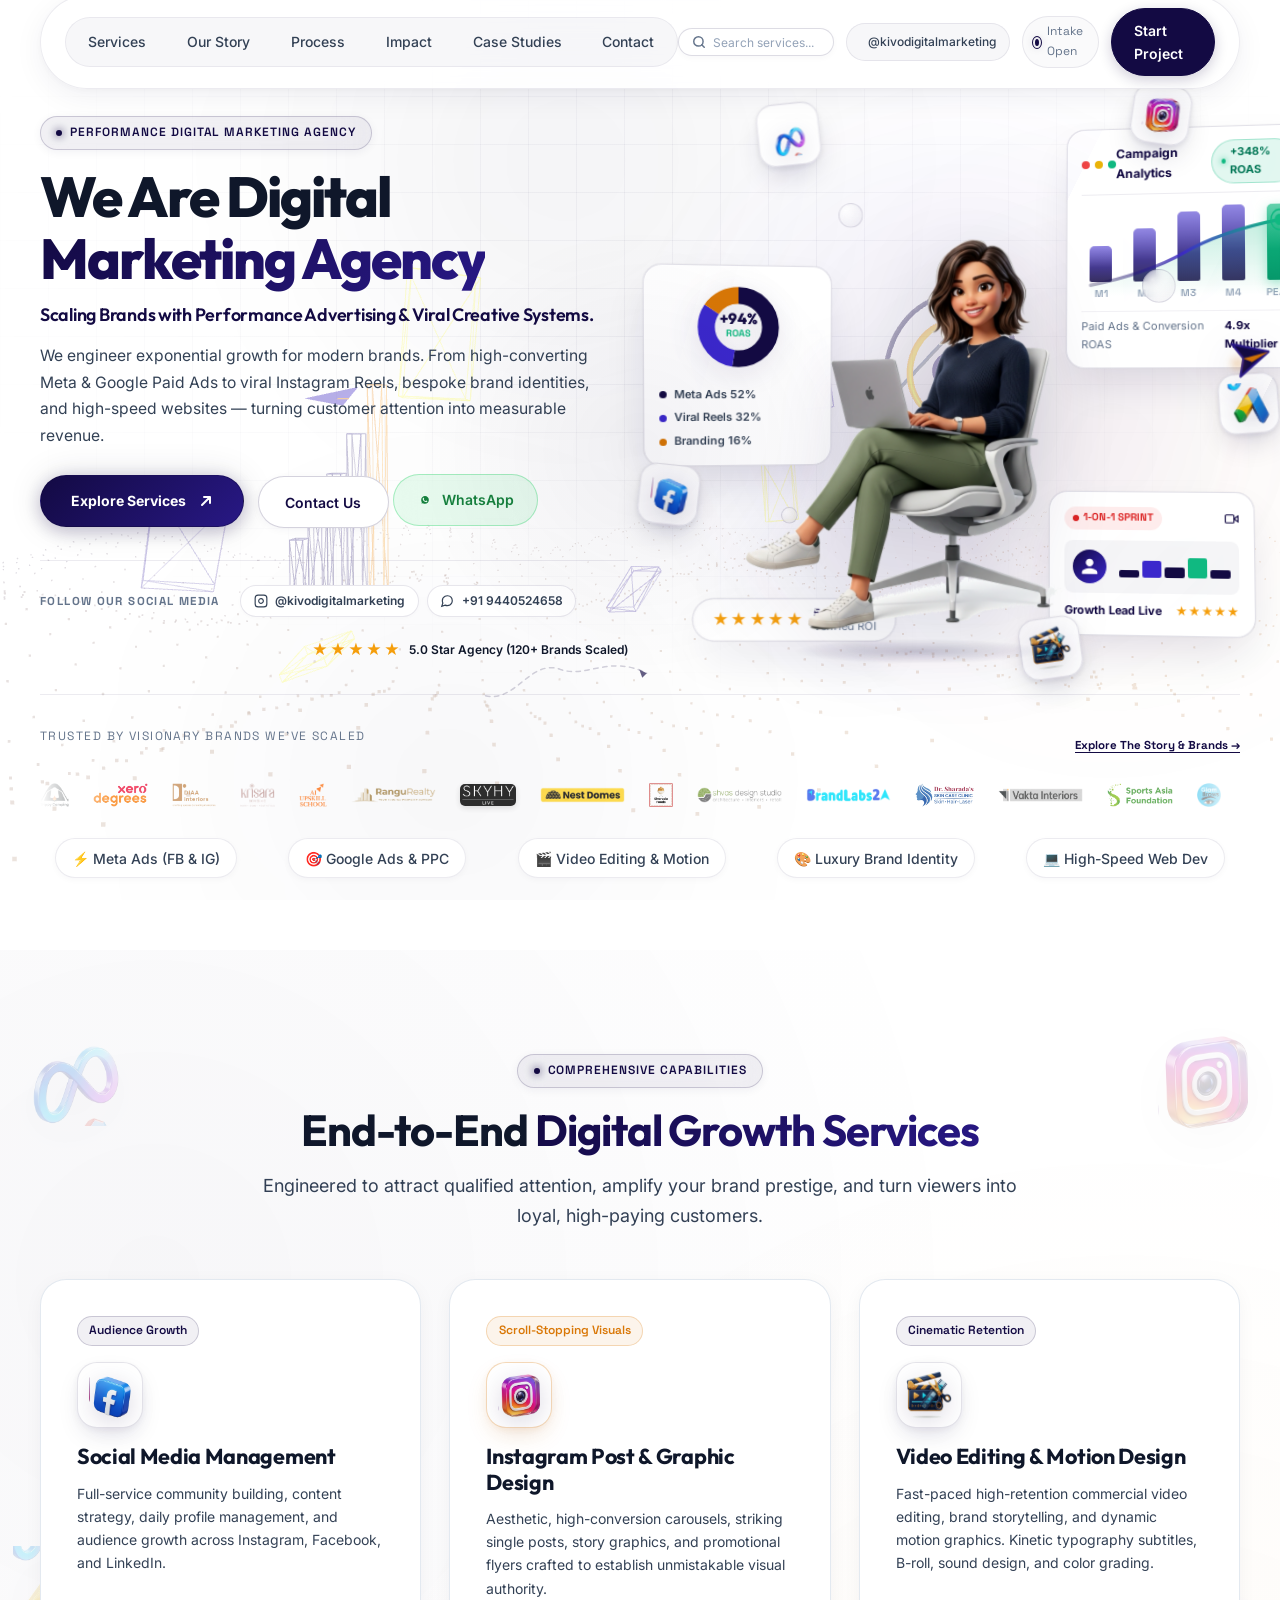
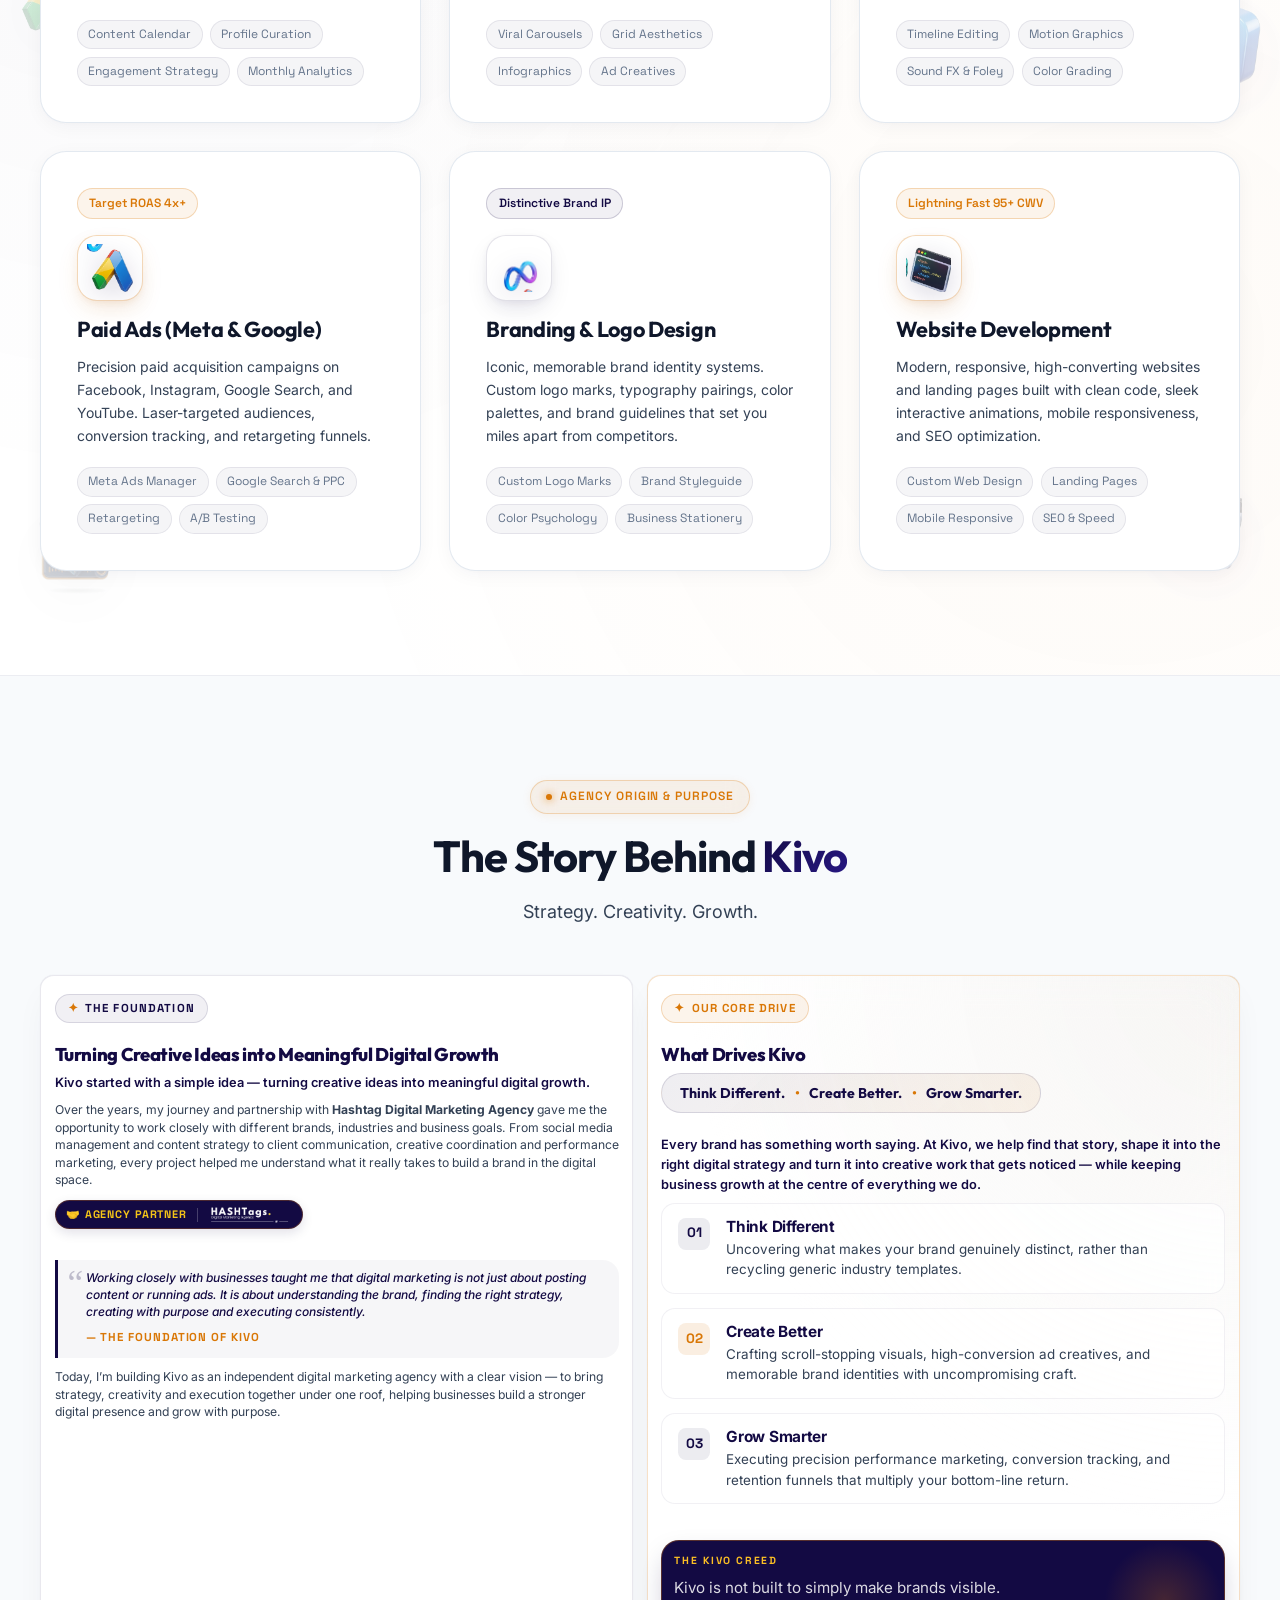
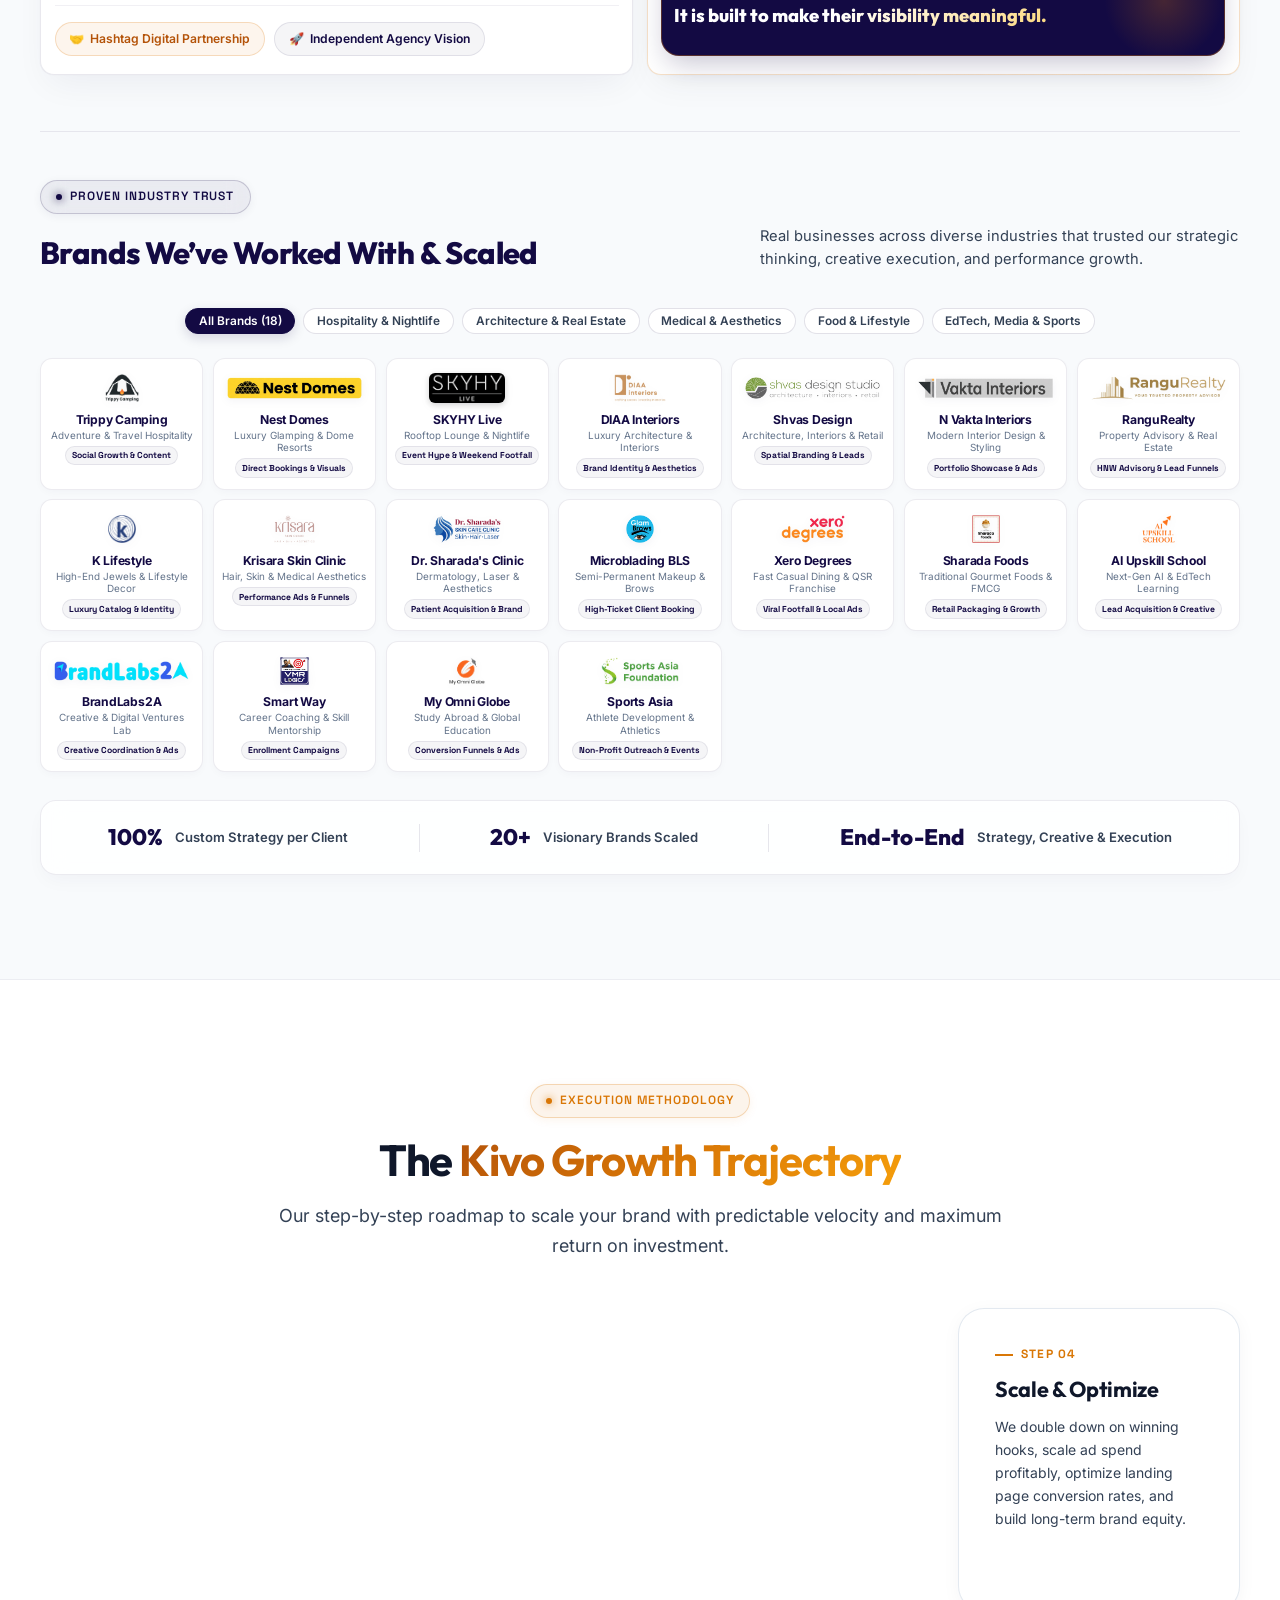
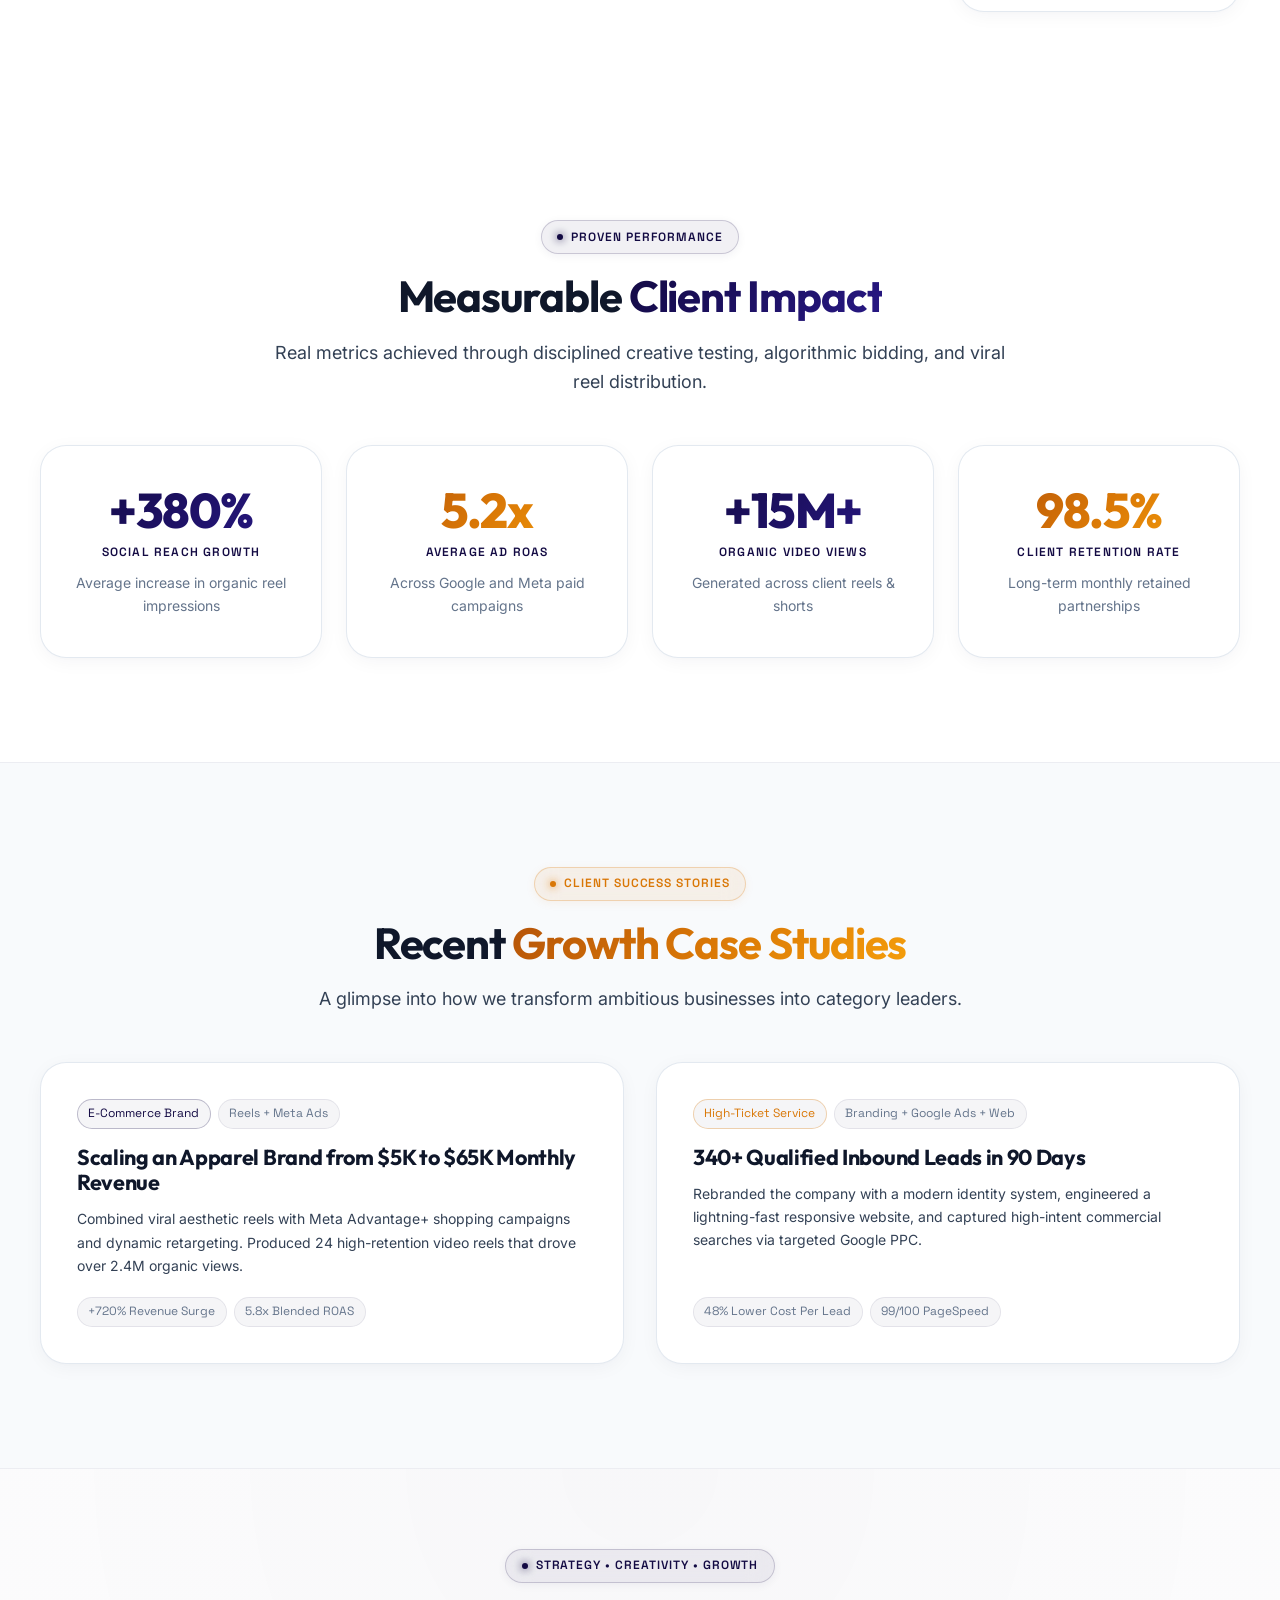
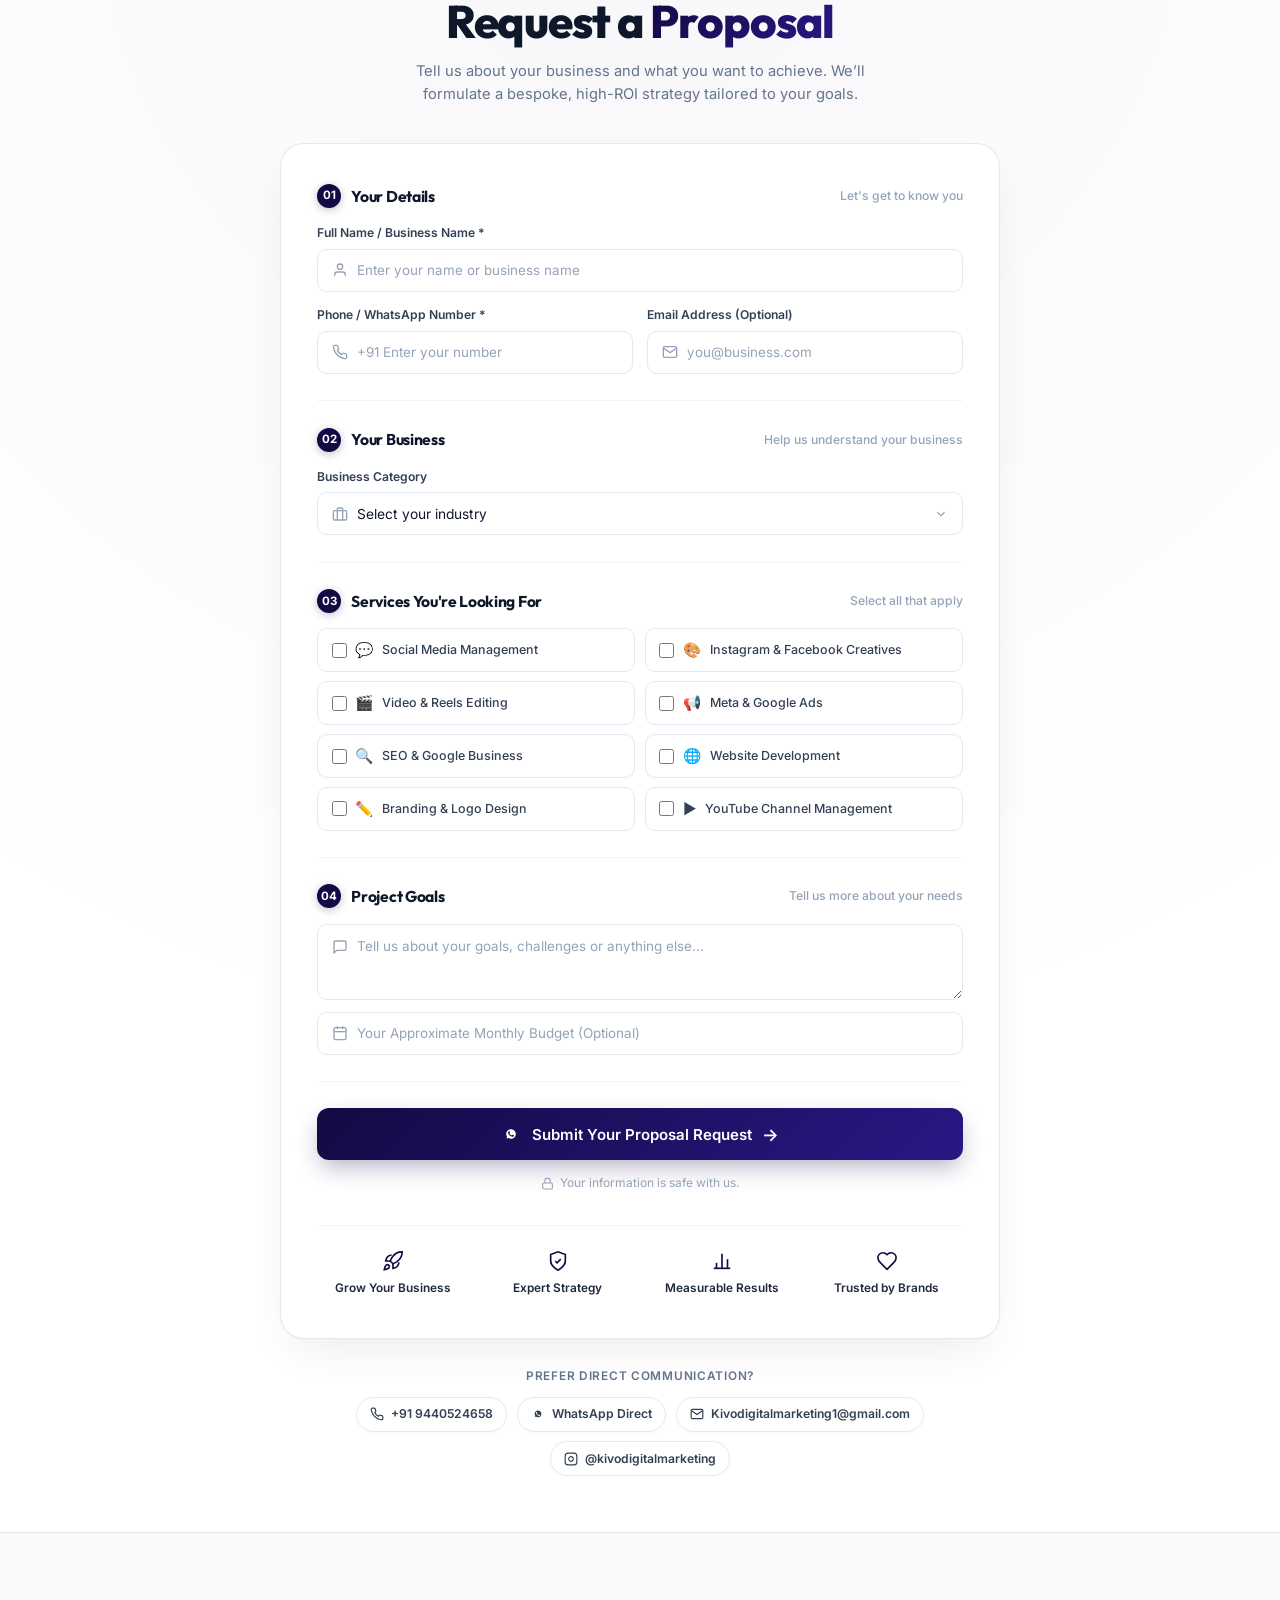
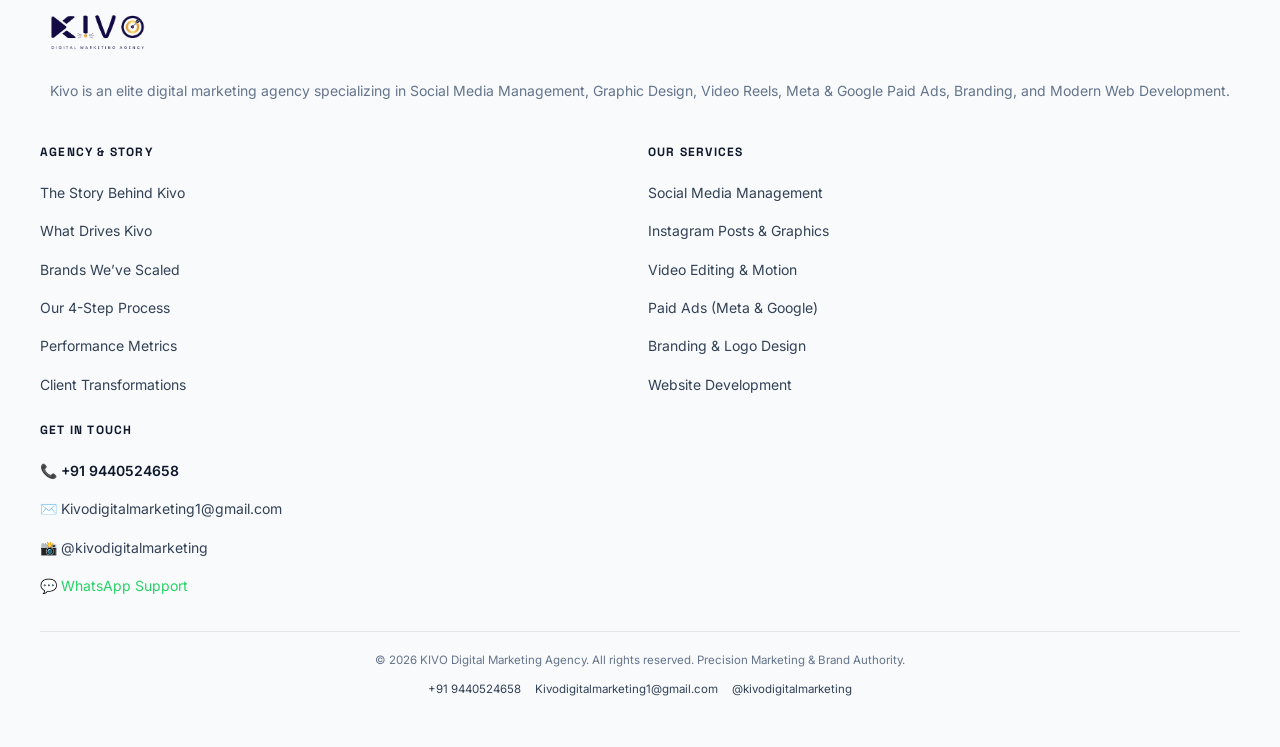
<file: index.html>
<!DOCTYPE html>
<html lang="en">
<head>
  <meta charset="UTF-8">
  <meta name="viewport" content="width=device-width, initial-scale=1.0">
  <title>Kivo — Digital Marketing Agency | Paid Ads, Reels, Branding &amp; Web</title>
  
  <!-- SEO & Social Sharing -->
  <meta name="description" content="Kivo is a premier digital marketing agency specializing in Social Media Management, Instagram Posts & Graphic Design, Video Editing & Reels, Paid Ads (Meta & Google), Branding & Logo Design, and Website Development.">
  <meta name="theme-color" content="#ffffff">
  <meta property="og:title" content="Kivo — Digital Marketing Agency">
  <meta property="og:description" content="Scaling brands with viral reels, high-ROI paid ads, bespoke branding, and modern websites.">
  <meta property="og:type" content="website">

  <!-- Google Fonts Preconnect -->
  <link rel="preconnect" href="https://fonts.googleapis.com">
  <link rel="preconnect" href="https://fonts.gstatic.com" crossorigin>
  <link href="https://fonts.googleapis.com/css2?family=Inter:wght@300;400;500;600;700&family=Outfit:wght@500;600;700;800;900&family=Space+Grotesk:wght@500;600;700&display=swap" rel="stylesheet">

  <!-- Stylesheets with Cache Buster -->
  <link rel="stylesheet" href="css/style.css?v=4.1">

  <!-- Mobile Critical Responsive Alignment & Viewport Fit Rules -->
  <style id="mobile-perfect-overrides">
    @media (max-width: 768px) {
      /* 0. STRICT ROOT VIEWPORT FIT - ZERO HORIZONTAL SCROLL OR RIGHT-SIDE VOID */
      html, body {
        width: 100% !important;
        max-width: 100vw !important;
        overflow-x: hidden !important;
        position: relative !important;
        margin: 0 !important;
        padding: 0 !important;
      }

      *, *::before, *::after {
        box-sizing: border-box !important;
      }

      .container {
        width: 100% !important;
        max-width: 100% !important;
        padding-left: 1rem !important;
        padding-right: 1rem !important;
        margin-left: auto !important;
        margin-right: auto !important;
        box-sizing: border-box !important;
      }

      .three-canvas-container,
      .bg-ambient-layer {
        width: 100% !important;
        max-width: 100% !important;
        overflow: hidden !important;
      }

      /* Navigation Header Fit */
      .site-header {
        width: 100% !important;
        max-width: 100% !important;
        padding: 0 0.75rem !important;
      }

      .nav-wrapper {
        width: 100% !important;
        max-width: 100% !important;
      }

      /* 1. Global Section Spacing - Eliminates Long Empty Pages */
      .section-wrapper {
        padding: 2.25rem 0 !important;
        width: 100% !important;
        max-width: 100% !important;
        overflow: hidden !important;
      }
      
      .section-header {
        margin-bottom: 1.25rem !important;
        text-align: center !important;
      }
      
      .section-title {
        font-size: clamp(1.45rem, 5.5vw, 1.85rem) !important;
        line-height: 1.25 !important;
        margin-bottom: 0.35rem !important;
      }
      
      .section-subtitle {
        font-size: 0.82rem !important;
        line-height: 1.45 !important;
        margin-bottom: 0 !important;
      }

      .badge-eyebrow {
        font-size: 0.65rem !important;
        padding: 0.22rem 0.65rem !important;
        margin-bottom: 0.45rem !important;
      }

      /* 2. Hero Section: Symmetrical Centered Alignment */
      .hero-section {
        min-height: auto !important;
        padding: 4.5rem 0 1rem !important;
        width: 100% !important;
        max-width: 100% !important;
        overflow: hidden !important;
      }

      .hero-split-grid {
        grid-template-columns: 1fr !important;
        gap: 0.85rem !important;
        width: 100% !important;
        max-width: 100% !important;
        margin-bottom: 0.65rem !important;
      }

      .hero-content-col {
        text-align: center !important;
        width: 100% !important;
        max-width: 100% !important;
      }

      .hero-title {
        font-size: clamp(1.75rem, 6.2vw, 2.15rem) !important;
        line-height: 1.15 !important;
        margin-bottom: 0.35rem !important;
      }

      .hero-tagline-accent {
        font-size: 0.92rem !important;
        line-height: 1.3 !important;
        margin-bottom: 0.45rem !important;
      }

      .hero-description {
        font-size: 0.8rem !important;
        line-height: 1.45 !important;
        margin: 0 auto 0.85rem !important;
        max-width: 320px !important;
      }

      .hero-cta-group {
        display: flex !important;
        flex-direction: column !important;
        align-items: center !important;
        gap: 0.4rem !important;
        margin-bottom: 0.75rem !important;
        width: 100% !important;
      }

      .btn-primary-luxury {
        width: 100% !important;
        max-width: 275px !important;
        justify-content: center !important;
        padding: 0.65rem 1.1rem !important;
        font-size: 0.8rem !important;
      }

      .hero-cta-group-sub {
        display: flex !important;
        gap: 0.35rem !important;
        width: 100% !important;
        max-width: 275px !important;
        justify-content: center !important;
      }

      .btn-secondary-luxury,
      .btn-whatsapp-pill {
        flex: 1 !important;
        padding: 0.58rem 0.65rem !important;
        font-size: 0.74rem !important;
        justify-content: center !important;
      }

      .hero-social-ticker {
        padding-top: 0.45rem !important;
        gap: 0.35rem !important;
        justify-content: center !important;
        width: 100% !important;
      }

      .ticker-links {
        justify-content: center !important;
        flex-wrap: wrap !important;
        gap: 0.3rem !important;
        width: 100% !important;
      }

      .social-chip {
        padding: 0.2rem 0.55rem !important;
        font-size: 0.66rem !important;
      }

      .ticker-rating {
        margin-left: 0 !important;
        font-size: 0.68rem !important;
        justify-content: center !important;
        width: 100% !important;
      }

      /* 3. HERO VISUAL STAGE: GRAPHS & RATIOS BEAUTIFULLY ACTIVE WITH FACE 100% VISIBLE */
      .hero-visual-col {
        min-height: 380px !important;
        height: 380px !important;
        width: 100% !important;
        max-width: 100% !important;
        position: relative !important;
        display: flex !important;
        align-items: center !important;
        justify-content: center !important;
        overflow: hidden !important; /* Strictly prevents horizontal scroll or overflow */
      }

      .hero-3d-card-stack {
        height: 380px !important;
        width: 100% !important;
        max-width: 345px !important;
        margin: 0 auto !important;
        position: relative !important;
        overflow: hidden !important;
      }

      .stage-ambient-glow {
        inset: 0 !important;
        max-width: 100% !important;
      }

      /* Female Marketer: Front & Center, Elevated z-index, 100% Clear Face & Eyes */
      .marketer-character {
        position: absolute !important;
        bottom: 0px !important;
        left: 45% !important;
        transform: translateX(-50%) !important;
        width: 195px !important;
        max-width: 78% !important;
        z-index: 25 !important;
        display: flex !important;
        flex-direction: column !important;
        align-items: center !important;
        pointer-events: none !important;
      }

      .marketer-img {
        width: 100% !important;
        height: auto !important;
        max-height: 320px !important;
        object-fit: contain !important;
        position: relative !important;
        z-index: 25 !important;
        filter: drop-shadow(0 12px 24px rgba(19, 10, 67, 0.2)) !important;
      }

      .marketer-shadow {
        width: 155px !important;
        height: 16px !important;
        margin-top: -6px !important;
      }

      /* GRAPH RATIO ELEMENT 1: Floating Donut / Pie Chart Widget (Upper-Left above laptop) */
      .floating-pie-widget {
        display: block !important;
        position: absolute !important;
        top: 15px !important;
        left: 2px !important;
        width: 115px !important;
        max-width: 42% !important;
        padding: 0.35rem 0.45rem !important;
        border-radius: 10px !important;
        background: rgba(255, 255, 255, 0.96) !important;
        backdrop-filter: blur(14px) !important;
        -webkit-backdrop-filter: blur(14px) !important;
        border: 1px solid rgba(19, 10, 67, 0.12) !important;
        box-shadow: 0 6px 18px -4px rgba(19, 10, 67, 0.12) !important;
        z-index: 8 !important;
        transform: none !important;
        animation: floatMobilePie 5s ease-in-out infinite 0.8s !important;
      }

      @keyframes floatMobilePie {
        0%, 100% { transform: translateY(0); }
        50% { transform: translateY(-3px); }
      }

      .pie-chart-3d-wrapper {
        width: 48px !important;
        height: 48px !important;
        margin: 0 auto 0.25rem !important;
      }

      .pie-pct {
        font-size: 0.68rem !important;
        font-weight: 800 !important;
      }

      .pie-sub {
        font-size: 0.46rem !important;
        font-weight: 700 !important;
      }

      .pie-legend {
        gap: 0.18rem !important;
        font-size: 0.52rem !important;
      }

      .legend-item {
        gap: 0.25rem !important;
        white-space: nowrap !important;
      }

      .legend-dot {
        width: 4.5px !important;
        height: 4.5px !important;
        flex-shrink: 0 !important;
      }

      /* GRAPH RATIO ELEMENT 2: Campaign Analytics Bar Graph & Trendline (Upper-Right above chair) */
      .analytics-dashboard-window {
        display: block !important;
        position: absolute !important;
        top: 8px !important;
        right: 2px !important;
        width: 136px !important;
        max-width: 48% !important;
        padding: 0.35rem 0.45rem !important;
        border-radius: 10px !important;
        background: rgba(255, 255, 255, 0.96) !important;
        backdrop-filter: blur(14px) !important;
        -webkit-backdrop-filter: blur(14px) !important;
        border: 1px solid rgba(19, 10, 67, 0.12) !important;
        box-shadow: 0 6px 18px -4px rgba(19, 10, 67, 0.12) !important;
        z-index: 8 !important;
        transform: none !important;
        animation: floatMobileDashboard 5s ease-in-out infinite !important;
      }

      @keyframes floatMobileDashboard {
        0%, 100% { transform: translateY(0); }
        50% { transform: translateY(-3px); }
      }

      .dashboard-window-header {
        margin-bottom: 0.3rem !important;
        padding-bottom: 0.2rem !important;
      }

      .window-traffic-dots {
        gap: 3px !important;
      }

      .traffic-dot {
        width: 4.5px !important;
        height: 4.5px !important;
      }

      .dashboard-window-title {
        font-size: 0.58rem !important;
        font-weight: 700 !important;
      }

      .dashboard-live-pill {
        padding: 0.08rem 0.3rem !important;
        font-size: 0.5rem !important;
        gap: 2.5px !important;
      }

      .live-pulse-dot {
        width: 3.5px !important;
        height: 3.5px !important;
      }

      .dashboard-window-body {
        height: 44px !important;
        margin-bottom: 0.2rem !important;
      }

      .growth-trend-svg {
        width: 100% !important;
        height: 100% !important;
      }

      .dashboard-bars-row {
        padding: 0 0.2rem !important;
      }

      .metric-bar-col {
        width: 14px !important;
      }

      .bar-fill {
        border-radius: 3px 3px 1px 1px !important;
      }

      .bar-month {
        font-size: 0.48rem !important;
        margin-top: 2px !important;
      }

      .dashboard-footer-metric {
        font-size: 0.55rem !important;
        padding-top: 0.25rem !important;
      }

      .dashboard-footer-metric .metric-label {
        font-size: 0.52rem !important;
      }

      .dashboard-footer-metric .metric-val {
        font-size: 0.58rem !important;
        font-weight: 700 !important;
      }

      /* GRAPH RATIO ELEMENT 3: 1-on-1 Strategy Sprint Video Call Card (Bottom-Right) */
      .video-call-card {
        display: block !important;
        position: absolute !important;
        bottom: 8px !important;
        right: 2px !important;
        width: 122px !important;
        max-width: 44% !important;
        padding: 0.35rem 0.45rem !important;
        border-radius: 10px !important;
        background: rgba(255, 255, 255, 0.96) !important;
        backdrop-filter: blur(14px) !important;
        -webkit-backdrop-filter: blur(14px) !important;
        border: 1px solid rgba(19, 10, 67, 0.12) !important;
        box-shadow: 0 6px 18px -4px rgba(19, 10, 67, 0.12) !important;
        z-index: 14 !important;
        transform: none !important;
        animation: floatMobileVideo 4.5s ease-in-out infinite 1.2s !important;
      }

      @keyframes floatMobileVideo {
        0%, 100% { transform: translateY(0); }
        50% { transform: translateY(-2.5px); }
      }

      .video-call-top {
        margin-bottom: 0.25rem !important;
      }

      .video-live-badge {
        padding: 0.08rem 0.3rem !important;
        font-size: 0.48rem !important;
      }

      .video-cam-icon svg {
        width: 9px !important;
        height: 9px !important;
      }

      .video-avatar-area {
        gap: 0.3rem !important;
        margin-bottom: 0.25rem !important;
      }

      .video-avatar-ring {
        width: 22px !important;
        height: 22px !important;
      }

      .video-avatar-img svg {
        width: 12px !important;
        height: 12px !important;
      }

      .audio-equalizer-bars {
        height: 13px !important;
        gap: 1.5px !important;
      }

      .eq-bar {
        width: 2px !important;
      }

      .video-call-footer {
        padding-top: 0.2rem !important;
      }

      .video-director-name {
        font-size: 0.5rem !important;
        font-weight: 700 !important;
      }

      .video-rating {
        font-size: 0.48rem !important;
      }

      /* GRAPH RATIO ELEMENT 4: Floating 5-Star Social Proof Review Pill (Bottom-Left) */
      .rating-stars-pill {
        display: flex !important;
        position: absolute !important;
        bottom: 8px !important;
        left: 2px !important;
        width: auto !important;
        max-width: 48% !important;
        padding: 0.28rem 0.48rem !important;
        border-radius: 999px !important;
        background: rgba(255, 255, 255, 0.96) !important;
        backdrop-filter: blur(14px) !important;
        -webkit-backdrop-filter: blur(14px) !important;
        border: 1px solid rgba(19, 10, 67, 0.12) !important;
        box-shadow: 0 6px 18px -4px rgba(19, 10, 67, 0.12) !important;
        z-index: 14 !important;
        transform: none !important;
        gap: 0.3rem !important;
        animation: floatMobileStars 4.5s ease-in-out infinite 0.4s !important;
      }

      @keyframes floatMobileStars {
        0%, 100% { transform: translateY(0); }
        50% { transform: translateY(-3px); }
      }

      .stars-cluster {
        gap: 1px !important;
      }

      .star-icon {
        font-size: 0.72rem !important;
      }

      .rating-text {
        font-size: 0.55rem !important;
        line-height: 1.1 !important;
      }

      .rating-text strong {
        font-size: 0.6rem !important;
      }

      /* Hide unused dummy and bleed elements */
      .hero-mobile-badge-roi,
      .hero-mobile-badge-growth,
      .paper-plane-flight,
      .hero-curled-arrow-wrapper,
      .bubble-particle,
      .cursor-spotlight {
        display: none !important;
      }

      /* Floating 3D Corner Icons kept strictly inside the stage width */
      .hero-3d-service-icon.icon-meta {
        top: 6px !important;
        left: 4px !important;
        transform: scale(0.6) !important;
        z-index: 5 !important;
      }

      .hero-3d-service-icon.icon-instagram {
        top: 6px !important;
        right: 4px !important;
        transform: scale(0.6) !important;
        z-index: 5 !important;
      }

      .hero-3d-service-icon.icon-google {
        top: 170px !important;
        right: 2px !important;
        transform: scale(0.55) !important;
        z-index: 5 !important;
      }

      .hero-3d-service-icon.icon-facebook {
        top: 155px !important;
        left: 2px !important;
        transform: scale(0.55) !important;
        z-index: 5 !important;
      }

      .hero-3d-service-icon.icon-editing {
        display: none !important;
      }

      /* Hero Proof & Client Logos Row Fit */
      .hero-proof {
        width: 100% !important;
        max-width: 100% !important;
        box-sizing: border-box !important;
      }

      .hero-proof-header {
        flex-direction: column !important;
        align-items: center !important;
        text-align: center !important;
        gap: 0.35rem !important;
      }

      .hero-logos-marquee-wrapper {
        padding: 0.15rem 0 !important;
        margin-top: 0.35rem !important;
        width: 100% !important;
        max-width: 100% !important;
      }

      .hero-logos-marquee-track {
        gap: 0.75rem !important;
        animation-duration: 28s !important;
      }

      .hero-client-logo-item {
        height: 20px !important;
      }

      .hero-client-logo-item img {
        max-width: 58px !important;
        max-height: 16px !important;
        height: auto !important;
        object-fit: contain !important;
      }

      .hero-client-logo-item img.monogram-badge,
      .hero-client-logo-item img.dark-badge {
        border-radius: 3px !important;
        max-height: 15px !important;
      }

      .hero-logos-grid {
        display: flex !important;
        flex-wrap: wrap !important;
        justify-content: center !important;
        align-items: center !important;
        gap: 0.35rem !important;
        width: 100% !important;
        max-width: 100% !important;
      }

      .channel-proof-pill {
        font-size: 0.65rem !important;
        padding: 0.25rem 0.55rem !important;
      }

      /* 4. SERVICES SECTION: SMALL & TOGETHER (2-COLUMN COMPACT GRID) */
      #services .cards-grid-3 {
        display: grid !important;
        grid-template-columns: repeat(2, 1fr) !important;
        gap: 0.55rem !important;
        width: 100% !important;
        box-sizing: border-box !important;
      }

      #services .glass-card {
        padding: 0.75rem 0.6rem !important;
        border-radius: 14px !important;
        display: flex !important;
        flex-direction: column !important;
        justify-content: space-between !important;
        box-shadow: 0 3px 12px rgba(19, 10, 67, 0.04) !important;
        border: 1px solid rgba(19, 10, 67, 0.08) !important;
        width: 100% !important;
        box-sizing: border-box !important;
      }

      #services .service-metric-badge {
        font-size: 0.58rem !important;
        padding: 0.12rem 0.35rem !important;
        margin-bottom: 0.35rem !important;
        border-radius: 999px !important;
        white-space: nowrap !important;
        overflow: hidden !important;
        text-overflow: ellipsis !important;
        max-width: 100% !important;
        font-weight: 700 !important;
      }

      #services .card-icon-wrapper.icon-3d {
        width: 32px !important;
        height: 32px !important;
        padding: 4px !important;
        margin-bottom: 0.4rem !important;
        border-radius: 8px !important;
      }

      #services .service-3d-icon-img {
        width: 24px !important;
        height: 24px !important;
      }

      #services .card-title {
        font-size: 0.85rem !important;
        font-weight: 700 !important;
        line-height: 1.2 !important;
        margin-bottom: 0.3rem !important;
        color: #130a43 !important;
      }

      #services .card-description {
        font-size: 0.7rem !important;
        line-height: 1.35 !important;
        color: var(--text-muted) !important;
        margin-bottom: 0.4rem !important;
        display: -webkit-box !important;
        -webkit-line-clamp: 2 !important;
        -webkit-box-orient: vertical !important;
        overflow: hidden !important;
      }

      #services .card-tags {
        display: flex !important;
        flex-wrap: wrap !important;
        gap: 0.2rem !important;
        margin-top: auto !important;
      }

      #services .card-tag {
        font-size: 0.56rem !important;
        padding: 0.1rem 0.3rem !important;
        border-radius: 3px !important;
        white-space: nowrap !important;
      }

      #services .card-tag:nth-child(n+3) {
        display: none !important;
      }

      /* 5. PROCESS SECTION: 2x2 GRID (SMALL & TOGETHER) */
      #process .cards-grid-4 {
        display: grid !important;
        grid-template-columns: repeat(2, 1fr) !important;
        gap: 0.55rem !important;
        width: 100% !important;
        box-sizing: border-box !important;
      }

      #process .glass-card {
        padding: 0.75rem 0.6rem !important;
        border-radius: 14px !important;
        width: 100% !important;
        box-sizing: border-box !important;
      }

      #process .process-step-num {
        font-size: 0.62rem !important;
        margin-bottom: 0.25rem !important;
        gap: 0.35rem !important;
      }

      #process .process-step-num::before {
        width: 10px !important;
      }

      #process .card-title {
        font-size: 0.85rem !important;
        line-height: 1.2 !important;
        margin-bottom: 0.25rem !important;
      }

      #process .card-description {
        font-size: 0.7rem !important;
        line-height: 1.35 !important;
        display: -webkit-box !important;
        -webkit-line-clamp: 2 !important;
        -webkit-box-orient: vertical !important;
        overflow: hidden !important;
        margin-bottom: 0 !important;
      }

      /* 6. IMPACT SECTION: 2x2 STAT MATRIX (SMALL & TOGETHER) */
      #impact .cards-grid-4 {
        display: grid !important;
        grid-template-columns: repeat(2, 1fr) !important;
        gap: 0.55rem !important;
        width: 100% !important;
        box-sizing: border-box !important;
      }

      #impact .stat-card {
        padding: 0.85rem 0.55rem !important;
        text-align: center !important;
        border-radius: 14px !important;
        width: 100% !important;
        box-sizing: border-box !important;
      }

      #impact .stat-number {
        font-size: 1.55rem !important;
        font-weight: 800 !important;
        margin-bottom: 0.15rem !important;
      }

      #impact .stat-label {
        font-size: 0.72rem !important;
        font-weight: 700 !important;
      }

      #impact .stat-caption {
        font-size: 0.62rem !important;
        line-height: 1.25 !important;
        margin-top: 0.15rem !important;
      }

      /* 6b. CASE STUDIES FIT */
      #case-studies .cards-grid-2 {
        display: grid !important;
        grid-template-columns: 1fr !important;
        gap: 0.75rem !important;
        width: 100% !important;
        box-sizing: border-box !important;
      }

      #case-studies .glass-card {
        padding: 1rem 0.85rem !important;
        width: 100% !important;
        box-sizing: border-box !important;
      }

      /* 7. CLIENT BRANDS: 2-COLUMN PERFECT COMPACT GRID (100% COMPLETE, ZERO CUT-OFF) */
      .client-brands-grid {
        display: grid !important;
        grid-template-columns: repeat(2, minmax(0, 1fr)) !important;
        gap: 0.45rem !important;
        margin-bottom: 1.25rem !important;
        width: 100% !important;
        box-sizing: border-box !important;
      }

      /* Filter Pills on Mobile: Horizontal smooth touch scroll */
      .client-filter-pills {
        display: flex !important;
        flex-wrap: nowrap !important;
        overflow-x: auto !important;
        justify-content: flex-start !important;
        gap: 0.35rem !important;
        padding: 0.2rem 0.15rem 0.5rem 0.15rem !important;
        margin-bottom: 0.75rem !important;
        scrollbar-width: none !important;
        -webkit-overflow-scrolling: touch !important;
        width: 100% !important;
        box-sizing: border-box !important;
      }
      .client-filter-pills::-webkit-scrollbar {
        display: none !important;
      }

      .client-filter-btn {
        white-space: nowrap !important;
        font-size: 0.65rem !important;
        padding: 0.22rem 0.6rem !important;
        flex-shrink: 0 !important;
        border-radius: 999px !important;
      }

      .client-brand-card {
        flex: unset !important;
        min-width: 0 !important;
        width: 100% !important;
        max-width: 100% !important;
        box-sizing: border-box !important;
        padding: 0.55rem 0.4rem !important;
        border-radius: 12px !important;
        text-align: center !important;
        display: flex !important;
        flex-direction: column !important;
        align-items: center !important;
        justify-content: center !important;
        min-height: 58px !important;
        box-shadow: 0 2px 8px rgba(19, 10, 67, 0.04) !important;
        overflow: hidden !important;
      }

      .client-logo-box {
        width: 100% !important;
        height: 28px !important;
        display: flex !important;
        align-items: center !important;
        justify-content: center !important;
        margin-bottom: 0.2rem !important;
        padding: 0 !important;
      }

      .client-logo-img {
        max-height: 24px !important;
        max-width: 82px !important;
        width: auto !important;
        height: auto !important;
        object-fit: contain !important;
      }

      .client-logo-img.monogram-badge,
      .client-logo-img.dark-badge {
        border-radius: 4px !important;
        max-height: 22px !important;
      }

      .client-card-info {
        width: 100% !important;
        display: flex !important;
        flex-direction: column !important;
        align-items: center !important;
        overflow: hidden !important;
      }

      .client-brand-name {
        font-size: 0.72rem !important;
        font-weight: 700 !important;
        color: #130a43 !important;
        margin-bottom: 0.08rem !important;
        white-space: nowrap !important;
        overflow: hidden !important;
        text-overflow: ellipsis !important;
        width: 100% !important;
        line-height: 1.2 !important;
      }

      .client-industry-tag {
        font-size: 0.56rem !important;
        color: var(--text-muted) !important;
        line-height: 1.15 !important;
        margin-bottom: 0 !important;
        white-space: nowrap !important;
        overflow: hidden !important;
        text-overflow: ellipsis !important;
        width: 100% !important;
      }

      .client-deliverable-pill {
        display: none !important;
      }

      .clients-footer-banner {
        display: grid !important;
        grid-template-columns: repeat(3, 1fr) !important;
        gap: 0.35rem !important;
        padding: 0.55rem 0.25rem !important;
        width: 100% !important;
        box-sizing: border-box !important;
      }

      .clients-header-row {
        flex-direction: column !important;
        align-items: center !important;
        text-align: center !important;
        gap: 0.25rem !important;
        margin-bottom: 0.5rem !important;
      }

      .clients-subheading {
        font-size: 1.15rem !important;
        line-height: 1.25 !important;
        margin-bottom: 0.2rem !important;
      }

      .clients-subtext {
        font-size: 0.72rem !important;
        line-height: 1.35 !important;
        margin-bottom: 0.5rem !important;
        max-width: 320px !important;
        margin-left: auto !important;
        margin-right: auto !important;
      }
      }

      /* 8. STORY SECTION COMPACT */
      .story-split-grid {
        gap: 0.85rem !important;
        width: 100% !important;
      }

      .story-glass-card {
        padding: 1.15rem 0.85rem !important;
        border-radius: 14px !important;
        width: 100% !important;
        box-sizing: border-box !important;
      }

      .story-col-title {
        font-size: 1.15rem !important;
        margin-bottom: 0.45rem !important;
      }

      .story-lead-p {
        font-size: 0.8rem !important;
        margin-bottom: 0.45rem !important;
      }

      .story-body-p,
      .story-conclusion-p {
        font-size: 0.76rem !important;
        line-height: 1.45 !important;
        margin-bottom: 0.45rem !important;
      }

      .story-insight-quote-box {
        padding: 0.65rem 0.75rem !important;
        margin: 0.65rem 0 !important;
        width: 100% !important;
        box-sizing: border-box !important;
      }

      .insight-quote-text {
        font-size: 0.75rem !important;
        line-height: 1.4 !important;
      }

      .story-manifesto-box {
        padding: 0.65rem 0.75rem !important;
        margin-top: 0.65rem !important;
        width: 100% !important;
        box-sizing: border-box !important;
      }

      /* 9. CONTACT SECTION & FORMS */
      .contact-hub-grid {
        grid-template-columns: 1fr !important;
        gap: 1rem !important;
        width: 100% !important;
      }

      .contact-channels-card,
      .consultation-form-card,
      .contact-form-card {
        padding: 1.15rem 0.85rem !important;
        border-radius: 14px !important;
        width: 100% !important;
        box-sizing: border-box !important;
      }

      .contact-channel-item {
        padding: 0.65rem 0.75rem !important;
        gap: 0.65rem !important;
        border-radius: 10px !important;
        width: 100% !important;
        box-sizing: border-box !important;
      }

      .contact-channel-icon {
        width: 32px !important;
        height: 32px !important;
        flex-shrink: 0 !important;
      }

      .contact-channel-title {
        font-size: 0.78rem !important;
      }

      .contact-channel-value {
        font-size: 0.84rem !important;
        word-break: break-all !important;
        overflow-wrap: anywhere !important;
      }

      .contact-channel-action {
        font-size: 0.65rem !important;
        word-break: break-word !important;
      }

      .services-checkbox-grid {
        grid-template-columns: repeat(2, 1fr) !important;
        gap: 0.35rem !important;
        width: 100% !important;
      }

      .service-checkbox-label {
        padding: 0.4rem 0.5rem !important;
        font-size: 0.65rem !important;
        box-sizing: border-box !important;
      }

      .form-input,
      .form-textarea {
        width: 100% !important;
        box-sizing: border-box !important;
        font-size: 0.85rem !important;
      }

      /* 10. FOOTER EDGE-TO-EDGE FIT */
      .site-footer {
        width: 100% !important;
        max-width: 100% !important;
        overflow: hidden !important;
      }

      .footer-top {
        display: flex !important;
        flex-direction: column !important;
        align-items: center !important;
        text-align: center !important;
        gap: 1.5rem !important;
        margin-bottom: 2rem !important;
        width: 100% !important;
      }

      .footer-brand {
        max-width: 100% !important;
      }

      .footer-links-group {
        display: grid !important;
        grid-template-columns: repeat(2, 1fr) !important;
        gap: 1.5rem 1rem !important;
        width: 100% !important;
        text-align: left !important;
      }

      .footer-links-group > div:last-child {
        grid-column: span 2 !important;
      }

      .footer-bottom {
        display: flex !important;
        flex-direction: column !important;
        align-items: center !important;
        text-align: center !important;
        gap: 0.75rem !important;
        padding-top: 1.25rem !important;
        width: 100% !important;
      }

      .footer-bottom-copy {
        text-align: center !important;
        width: 100% !important;
        font-size: 0.72rem !important;
        line-height: 1.45 !important;
        word-break: break-word !important;
      }

      .footer-bottom-links {
        display: flex !important;
        flex-wrap: wrap !important;
        justify-content: center !important;
        align-items: center !important;
        gap: 0.45rem 0.85rem !important;
        width: 100% !important;
        font-size: 0.72rem !important;
        word-break: break-all !important;
      }

      /* Three.js Background Opacity on Mobile */
      #marketing-3d-canvas {
        max-width: 100% !important;
        opacity: 0.35 !important;
      }
    }
  </style>
</head>
<body>

  <!-- 3D WebGL Holographic Marketing Environment -->
  <div class="three-canvas-container" id="three-bg-container" aria-hidden="true">
    <canvas id="marketing-3d-canvas"></canvas>
  </div>

  <!-- Ambient Light Orbs & Grid Canvas -->
  <div class="bg-ambient-layer" aria-hidden="true">
    <div class="bg-grid-pattern"></div>
    <div class="glow-orb glow-orb-teal"></div>
    <div class="glow-orb glow-orb-gold"></div>
    <div class="glow-orb glow-orb-bottom"></div>
  </div>

  <!-- Sticky Luxury Header & Navigation -->
  <header class="site-header" id="site-header" role="banner">
    <div class="nav-wrapper">
      
      <!-- Official Brand Logo -->
      <a href="#" class="brand-logo" id="brand-logo" aria-label="Kivo Digital Marketing Agency Homepage">
        <img src="assets/kivo-logo-light.png" alt="Kivo Digital Marketing Agency" class="brand-logo-img">
      </a>

      <!-- Desktop Navigation Links -->
      <nav class="nav-navigation" id="desktop-nav" aria-label="Main Navigation">
        <ul class="nav-links">
          <li class="nav-item">
            <a href="#services" class="nav-link" id="nav-services">Services</a>
          </li>
          <li class="nav-item">
            <a href="#story" class="nav-link" id="nav-story">Our Story</a>
          </li>
          <li class="nav-item">
            <a href="#process" class="nav-link" id="nav-process">Process</a>
          </li>
          <li class="nav-item">
            <a href="#impact" class="nav-link" id="nav-impact">Impact</a>
          </li>
          <li class="nav-item">
            <a href="#case-studies" class="nav-link" id="nav-case-studies">Case Studies</a>
          </li>
          <li class="nav-item">
            <a href="#contact" class="nav-link" id="nav-contact">Contact</a>
          </li>
        </ul>
      </nav>

      <!-- Navigation Actions -->
      <div class="nav-actions">
        <!-- Interactive Service Quick Search Bar (from Reference Banner Design) -->
        <div class="header-search-bar" id="header-search-container" role="search">
          <svg class="search-icon" width="14" height="14" viewBox="0 0 24 24" fill="none" stroke="currentColor" stroke-width="2.5" stroke-linecap="round" stroke-linejoin="round">
            <circle cx="11" cy="11" r="8"></circle>
            <line x1="21" y1="21" x2="16.65" y2="16.65"></line>
          </svg>
          <input type="text" id="service-search-input" placeholder="Search services..." autocomplete="off" aria-label="Search digital marketing services">
          <div class="search-dropdown-menu" id="search-dropdown-menu" hidden>
            <a href="#services" class="search-dropdown-item" data-search="social media management"><span>📱 Social Media Management</span></a>
            <a href="#services" class="search-dropdown-item" data-search="instagram post graphic design"><span>🎨 Instagram Posts &amp; Graphics</span></a>
            <a href="#services" class="search-dropdown-item" data-search="video editing reels shorts"><span>🎬 Video Editing &amp; Reels</span></a>
            <a href="#services" class="search-dropdown-item" data-search="paid ads meta google ppc"><span>⚡ Paid Ads (Meta &amp; Google)</span></a>
            <a href="#services" class="search-dropdown-item" data-search="branding logo identity"><span>💎 Branding &amp; Logo Design</span></a>
            <a href="#services" class="search-dropdown-item" data-search="website development web"><span>💻 Website Development</span></a>
          </div>
        </div>

        <!-- Direct Instagram Profile Quick Pill -->
        <a href="https://instagram.com/kivodigitalmarketing" target="_blank" rel="noopener noreferrer" class="header-instagram-pill" title="Follow Kivo on Instagram">
          <svg width="15" height="15" viewBox="0 0 24 24" fill="none" stroke="currentColor" stroke-width="2" stroke-linecap="round" stroke-linejoin="round">
            <rect x="2" y="2" width="20" height="20" rx="5" ry="5"></rect>
            <path d="M16 11.37A4 4 0 1 1 12.63 8 4 4 0 0 1 16 11.37z"></path>
            <line x1="17.5" y1="6.5" x2="17.51" y2="6.5"></line>
          </svg>
          <span>@kivodigitalmarketing</span>
        </a>

        <!-- Live Status Indicator -->
        <div class="status-pill" title="Current Agency Capacity">
          <span class="status-indicator-dot"></span>
          <span>Intake Open</span>
        </div>

        <!-- Primary CTA Button -->
        <a href="#contact" class="btn-cta" id="nav-cta-btn">
          <span>Start Project</span>
          <svg class="btn-arrow-icon" viewBox="0 0 16 16" fill="none" xmlns="http://www.w3.org/2000/svg">
            <path d="M4 12L12 4M12 4H6M12 4V10" stroke="currentColor" stroke-width="2" stroke-linecap="round" stroke-linejoin="round"/>
          </svg>
        </a>

        <!-- Mobile Menu Toggle Button -->
        <button class="mobile-toggle" id="mobile-toggle-btn" aria-label="Toggle mobile menu" aria-expanded="false" aria-controls="mobile-drawer">
          <span class="hamburger-line"></span>
          <span class="hamburger-line"></span>
        </button>
      </div>

    </div>
  </header>

  <!-- Mobile Fullscreen Glass Drawer -->
  <div class="mobile-drawer" id="mobile-drawer" role="dialog" aria-modal="true" aria-label="Mobile Navigation Menu">
    <div class="mobile-drawer-top">
      <div class="badge-eyebrow gold">
        <span class="badge-dot"></span>
        Kivo Digital Marketing
      </div>
      <nav class="mobile-drawer-nav">
        <a href="#services" class="mobile-nav-link" id="mobile-nav-services">
          <span>Services</span>
          <span class="link-num">01</span>
        </a>
        <a href="#story" class="mobile-nav-link" id="mobile-nav-story">
          <span>Our Story</span>
          <span class="link-num">02</span>
        </a>
        <a href="#process" class="mobile-nav-link" id="mobile-nav-process">
          <span>Process</span>
          <span class="link-num">03</span>
        </a>
        <a href="#impact" class="mobile-nav-link" id="mobile-nav-impact">
          <span>Impact</span>
          <span class="link-num">04</span>
        </a>
        <a href="#case-studies" class="mobile-nav-link" id="mobile-nav-case-studies">
          <span>Case Studies</span>
          <span class="link-num">05</span>
        </a>
        <a href="#contact" class="mobile-nav-link" id="mobile-nav-contact">
          <span>Contact</span>
          <span class="link-num">06</span>
        </a>
      </nav>
    </div>

    <div class="mobile-drawer-footer">
      <div class="mobile-contact-details">
        <a href="tel:+919440524658" class="mobile-contact-item">
          <svg width="16" height="16" viewBox="0 0 24 24" fill="none" stroke="currentColor" stroke-width="2"><path d="M22 16.92v3a2 2 0 0 1-2.18 2 19.79 19.79 0 0 1-8.63-3.07 19.5 19.5 0 0 1-6-6 19.79 19.79 0 0 1-3.07-8.67A2 2 0 0 1 4.11 2h3a2 2 0 0 1 2 1.72 12.84 12.84 0 0 0 .7 2.81 2 2 0 0 1-.45 2.11L8.09 9.91a16 16 0 0 0 6 6l1.27-1.27a2 2 0 0 1 2.11-.45 12.84 12.84 0 0 0 2.81.7A2 2 0 0 1 22 16.92z"></path></svg>
          <span>+91 9440524658</span>
        </a>
        <a href="mailto:Kivodigitalmarketing1@gmail.com" class="mobile-contact-item">
          <svg width="16" height="16" viewBox="0 0 24 24" fill="none" stroke="currentColor" stroke-width="2"><path d="M4 4h16c1.1 0 2 .9 2 2v12c0 1.1-.9 2-2 2H4c-1.1 0-2-.9-2-2V6c0-1.1.9-2 2-2z"></path><polyline points="22,6 12,13 2,6"></polyline></svg>
          <span>Kivodigitalmarketing1@gmail.com</span>
        </a>
        <a href="https://instagram.com/kivodigitalmarketing" target="_blank" rel="noopener noreferrer" class="mobile-contact-item">
          <svg width="16" height="16" viewBox="0 0 24 24" fill="none" stroke="currentColor" stroke-width="2"><rect x="2" y="2" width="20" height="20" rx="5" ry="5"></rect><path d="M16 11.37A4 4 0 1 1 12.63 8 4 4 0 0 1 16 11.37z"></path><line x1="17.5" y1="6.5" x2="17.51" y2="6.5"></line></svg>
          <span>@kivodigitalmarketing</span>
        </a>
      </div>

      <a href="#contact" class="btn-cta" style="width: 100%; text-align: center;">
        <span>Book Strategy Call</span>
        <svg class="btn-arrow-icon" viewBox="0 0 16 16" fill="none">
          <path d="M4 12L12 4M12 4H6M12 4V10" stroke="currentColor" stroke-width="2" stroke-linecap="round" stroke-linejoin="round"/>
        </svg>
      </a>
    </div>
  </div>

  <!-- Main Content Wrapper -->
  <main id="main-content">

    <!-- HERO SECTION (Split-Grid with 3D Motion Animated Marketing Stage) -->
    <section class="hero-section" id="hero">
      <div class="container">
        
        <div class="hero-split-grid">
          
          <!-- Left Column: Agency Pitch & Social Proof -->
          <div class="hero-content-col">
            
            <div class="badge-eyebrow">
              <span class="badge-dot"></span>
              Performance Digital Marketing Agency
            </div>

            <h1 class="hero-title">
              We Are Digital <br>
              <span class="text-gradient-teal">Marketing Agency</span>
            </h1>

            <p class="hero-tagline-accent">
              Scaling Brands with Performance Advertising &amp; Viral Creative Systems.
            </p>

            <p class="hero-description">
              We engineer exponential growth for modern brands. From high-converting Meta &amp; Google Paid Ads to viral Instagram Reels, bespoke brand identities, and high-speed websites — turning customer attention into measurable revenue.
            </p>

            <!-- Dual Action Buttons (Reference Design Layout) -->
            <div class="hero-cta-group">
              <a href="#services" class="btn-primary-luxury">
                <span>Explore Services</span>
                <svg width="16" height="16" viewBox="0 0 16 16" fill="none">
                  <path d="M4 12L12 4M12 4H6M12 4V10" stroke="currentColor" stroke-width="2" stroke-linecap="round" stroke-linejoin="round"/>
                </svg>
              </a>
              <div class="hero-cta-group-sub">
                <a href="#contact" class="btn-secondary-luxury">
                  <span>Contact Us</span>
                </a>
                <a href="https://wa.me/919440524658?text=Hello%20Kivo%20Team%2C%20I%20am%20interested%20in%20scaling%20my%20business%20with%20your%20digital%20marketing%20services." target="_blank" rel="noopener noreferrer" class="btn-whatsapp-pill" title="Chat on WhatsApp">
                  <svg width="16" height="16" viewBox="0 0 24 24" fill="currentColor">
                    <path d="M12.031 6.172c-3.181 0-5.767 2.586-5.768 5.766-.001 1.298.38 2.27 1.019 3.287l-.582 2.128 2.182-.573c.978.58 1.911.928 3.145.929 3.178 0 5.767-2.587 5.768-5.766 0-3.18-2.588-5.771-5.764-5.771zm3.392 8.244c-.144.405-.837.774-1.17.824-.299.045-.677.063-1.092-.069-.252-.08-.575-.187-.988-.365-1.739-.751-2.874-2.502-2.961-2.617-.087-.116-.708-.94-.708-1.793s.448-1.273.607-1.446c.159-.173.346-.217.462-.217l.332.006c.106.005.249-.04.39.298.144.347.491 1.2.534 1.287.043.087.072.188.014.303-.058.116-.087.188-.173.289l-.26.302c-.087.087-.178.182-.077.355.101.173.449.741.964 1.2.662.591 1.221.774 1.394.86.173.086.275.072.376-.044.101-.116.433-.506.549-.68.116-.173.231-.145.39-.086s1.011.477 1.184.564.289.13.332.202c.045.072.045.419-.099.824z"/>
                  </svg>
                  <span>WhatsApp</span>
                </a>
              </div>
            </div>

            <!-- Social Media Ticker & 5-Star Rating (Reference Design Elements) -->
            <div class="hero-social-ticker">
              <span class="ticker-label">FOLLOW OUR SOCIAL MEDIA</span>
              <div class="ticker-links">
                <a href="https://instagram.com/kivodigitalmarketing" target="_blank" rel="noopener noreferrer" class="social-chip instagram">
                  <svg width="14" height="14" viewBox="0 0 24 24" fill="none" stroke="currentColor" stroke-width="2"><rect x="2" y="2" width="20" height="20" rx="5" ry="5"></rect><path d="M16 11.37A4 4 0 1 1 12.63 8 4 4 0 0 1 16 11.37z"></path><line x1="17.5" y1="6.5" x2="17.51" y2="6.5"></line></svg>
                  <span>@kivodigitalmarketing</span>
                </a>
                <a href="https://wa.me/919440524658" target="_blank" rel="noopener noreferrer" class="social-chip whatsapp">
                  <svg width="14" height="14" viewBox="0 0 24 24" fill="none" stroke="currentColor" stroke-width="2"><path d="M21 11.5a8.38 8.38 0 0 1-.9 3.8 8.5 8.5 0 0 1-7.6 4.7 8.38 8.38 0 0 1-3.8-.9L3 21l1.9-5.7a8.38 8.38 0 0 1-.9-3.8 8.5 8.5 0 0 1 4.7-7.6 8.38 8.38 0 0 1 3.8-.9h.5a8.48 8.48 0 0 1 8 8v.5z"></path></svg>
                  <span>+91 9440524658</span>
                </a>
              </div>
              <div class="ticker-rating">
                <div class="stars-inline">★★★★★</div>
                <span class="rating-val">5.0 Star Agency (120+ Brands Scaled)</span>
              </div>
            </div>

            <!-- Organic Flowing Decorative Curled Arrow (from Reference Design) -->
            <div class="hero-curled-arrow-wrapper" aria-hidden="true">
              <svg class="hero-curled-arrow-svg" viewBox="0 0 240 80" fill="none">
                <path d="M10 65 C 50 75, 70 15, 110 30 C 145 42, 175 10, 225 35" stroke="rgba(19, 10, 67, 0.28)" stroke-width="2" stroke-linecap="round" stroke-dasharray="5 5" class="arrow-dashed-path"/>
                <polygon points="225,35 215,30 219,41" fill="#130a43"/>
              </svg>
            </div>

          </div>

          <!-- Right Column: 3D Motion Animated Holographic Marketing Stage -->
          <div class="hero-visual-col" id="hero-3d-interactive-stage">
            <div class="hero-3d-card-stack" id="hero-card-stack">
              
              <!-- Ambient Stage Aura -->
              <div class="stage-ambient-glow" aria-hidden="true"></div>

              <!-- Floating 3D Service Icons in Background (Meta, Instagram, Google Ads, Reels, Facebook) -->
              <div class="stage-element hero-3d-service-icon icon-meta" data-depth="45" title="Meta Ads (FB &amp; IG)">
                <img src="assets/icon-meta-3d.png" alt="Meta Ads 3D Icon" class="floating-service-icon-img">
              </div>
              <div class="stage-element hero-3d-service-icon icon-instagram" data-depth="55" title="Instagram Growth">
                <img src="assets/icon-instagram-3d.png" alt="Instagram 3D Icon" class="floating-service-icon-img">
              </div>
              <div class="stage-element hero-3d-service-icon icon-google" data-depth="40" title="Google Ads PPC">
                <img src="assets/icon-google-ads-3d.png" alt="Google Ads 3D Icon" class="floating-service-icon-img">
              </div>
              <div class="stage-element hero-3d-service-icon icon-facebook" data-depth="50" title="Facebook Ads">
                <img src="assets/icon-facebook-3d.png" alt="Facebook 3D Icon" class="floating-service-icon-img">
              </div>
              <div class="stage-element hero-3d-service-icon icon-editing" data-depth="60" title="Video Editing &amp; Motion Design">
                <img src="assets/icon-video-editing-3d.png" alt="Video Editing 3D Icon" class="floating-service-icon-img">
              </div>

              <!-- 1. Central 3D Female Marketer Character (Face Clearly Visible with Radiance & Confidence) -->
              <div class="stage-element marketer-character" data-depth="20">
                <img src="assets/kivo-female-marketer.png" alt="Kivo Lead Female Digital Marketing Strategist at Workstation" class="marketer-img" loading="eager">
                <div class="marketer-shadow"></div>
              </div>

              <!-- Mobile Floating Accent Badges (Sitting safely at bottom corners by feet, 100% clear of face) -->
              <div class="hero-mobile-badge-roi" style="display: none;">
                <span>⚡</span>
                <span>+348% ROAS</span>
              </div>
              <div class="hero-mobile-badge-growth" style="display: none;">
                <span>📈</span>
                <span>4.9x ROI</span>
              </div>

              <!-- 2. Floating 3D Analytics Dashboard Window (Mac-style with Growth Bars & Ascending ROI Curve) -->
              <div class="stage-element analytics-dashboard-window glass-panel-3d" data-depth="45">
                <div class="dashboard-window-header">
                  <div class="window-traffic-dots">
                    <span class="traffic-dot dot-red"></span>
                    <span class="traffic-dot dot-yellow"></span>
                    <span class="traffic-dot dot-green"></span>
                  </div>
                  <div class="dashboard-window-title">Campaign Analytics</div>
                  <div class="dashboard-live-pill">
                    <span class="live-pulse-dot"></span>
                    <span>+348% ROAS</span>
                  </div>
                </div>

                <div class="dashboard-window-body">
                  <!-- Ascending Curve Trendline SVG with Animated Stroke & Pulsing Target Point -->
                  <svg class="growth-trend-svg" viewBox="0 0 240 85" fill="none" preserveAspectRatio="none">
                    <defs>
                      <linearGradient id="trendGrad" x1="0%" y1="100%" x2="100%" y2="0%">
                        <stop offset="0%" stop-color="#130a43" stop-opacity="0.3"/>
                        <stop offset="50%" stop-color="#3b28cc" stop-opacity="0.85"/>
                        <stop offset="100%" stop-color="#10b981" stop-opacity="1"/>
                      </linearGradient>
                      <linearGradient id="areaGrad" x1="0%" y1="0%" x2="0%" y2="100%">
                        <stop offset="0%" stop-color="#10b981" stop-opacity="0.25"/>
                        <stop offset="100%" stop-color="#10b981" stop-opacity="0"/>
                      </linearGradient>
                    </defs>
                    <path class="trend-area-path" d="M 10 70 Q 75 60 115 42 T 220 14 L 220 80 L 10 80 Z" fill="url(#areaGrad)"/>
                    <path class="trend-line-path" d="M 10 70 Q 75 60 115 42 T 220 14" stroke="url(#trendGrad)" stroke-width="3" stroke-linecap="round"/>
                    <circle class="trend-peak-dot" cx="220" cy="14" r="5" fill="#10b981"/>
                    <circle class="trend-peak-ripple" cx="220" cy="14" r="9" stroke="#10b981" stroke-width="1.5" fill="none"/>
                  </svg>

                  <!-- 5 Animated 3D Growth Bars with Dynamic Shimmer -->
                  <div class="dashboard-bars-row">
                    <div class="metric-bar-col bar-1" style="--bar-h: 38%;">
                      <div class="bar-fill"></div>
                      <span class="bar-month">M1</span>
                    </div>
                    <div class="metric-bar-col bar-2" style="--bar-h: 55%;">
                      <div class="bar-fill"></div>
                      <span class="bar-month">M2</span>
                    </div>
                    <div class="metric-bar-col bar-3" style="--bar-h: 72%;">
                      <div class="bar-fill"></div>
                      <span class="bar-month">M3</span>
                    </div>
                    <div class="metric-bar-col bar-4" style="--bar-h: 88%;">
                      <div class="bar-fill"></div>
                      <span class="bar-month">M4</span>
                    </div>
                    <div class="metric-bar-col bar-5 bar-accent" style="--bar-h: 100%;">
                      <div class="bar-fill"></div>
                      <span class="bar-month">PEAK</span>
                    </div>
                  </div>
                </div>

                <div class="dashboard-footer-metric">
                  <span class="metric-label">Paid Ads &amp; Conversion ROAS</span>
                  <span class="metric-val">4.9x Multiplier</span>
                </div>
              </div>

              <!-- 3. Floating 3D Donut / Pie Chart (from Reference Design) -->
              <div class="stage-element floating-pie-widget glass-panel-3d" data-depth="65">
                <div class="pie-chart-3d-wrapper">
                  <svg class="pie-svg" viewBox="0 0 100 100">
                    <circle class="pie-slice slice-navy" cx="50" cy="50" r="34" stroke="#130a43" stroke-width="18" stroke-dasharray="112 214" stroke-dashoffset="0" fill="none"/>
                    <circle class="pie-slice slice-indigo" cx="50" cy="50" r="34" stroke="#3b28cc" stroke-width="18" stroke-dasharray="68 214" stroke-dashoffset="-112" fill="none"/>
                    <circle class="pie-slice slice-gold" cx="50" cy="50" r="34" stroke="#d97706" stroke-width="18" stroke-dasharray="34 214" stroke-dashoffset="-180" fill="none"/>
                  </svg>
                  <div class="pie-center-content">
                    <span class="pie-pct">+94%</span>
                    <span class="pie-sub">ROAS</span>
                  </div>
                </div>
                <div class="pie-legend">
                  <div class="legend-item"><span class="legend-dot navy"></span>Meta Ads 52%</div>
                  <div class="legend-item"><span class="legend-dot indigo"></span>Viral Reels 32%</div>
                  <div class="legend-item"><span class="legend-dot gold"></span>Branding 16%</div>
                </div>
              </div>

              <!-- 4. Floating Live Strategy Video Call Window (from Reference Design) -->
              <div class="stage-element video-call-card glass-panel-3d" data-depth="55">
                <div class="video-call-top">
                  <div class="video-live-badge">
                    <span class="rec-dot"></span>
                    <span>1-ON-1 SPRINT</span>
                  </div>
                  <div class="video-cam-icon">
                    <svg width="13" height="13" viewBox="0 0 24 24" fill="none" stroke="currentColor" stroke-width="2">
                      <polygon points="23 7 16 12 23 17 23 7"></polygon>
                      <rect x="1" y="5" width="15" height="14" rx="2" ry="2"></rect>
                    </svg>
                  </div>
                </div>

                <div class="video-avatar-area">
                  <div class="video-avatar-ring">
                    <div class="video-avatar-img">
                      <svg width="22" height="22" viewBox="0 0 24 24" fill="currentColor">
                        <path d="M12 12c2.21 0 4-1.79 4-4s-1.79-4-4-4-4 1.79-4 4 1.79 4 4 4zm0 2c-2.67 0-8 1.34-8 4v2h16v-2c0-2.66-5.33-4-8-4z"/>
                      </svg>
                    </div>
                  </div>
                  <!-- Dancing Audio Equalizer Frequency Bars -->
                  <div class="audio-equalizer-bars" title="Active Audio Stream">
                    <span class="eq-bar eq-1"></span>
                    <span class="eq-bar eq-2"></span>
                    <span class="eq-bar eq-3"></span>
                    <span class="eq-bar eq-4"></span>
                    <span class="eq-bar eq-5"></span>
                  </div>
                </div>

                <div class="video-call-footer">
                  <span class="video-director-name">Growth Lead Live</span>
                  <span class="video-rating">★★★★★</span>
                </div>
              </div>

              <!-- 5. 3D Floating Paper Airplane / Arrow with Looping Flight Trail (from Reference Design) -->
              <div class="stage-element paper-plane-flight" data-depth="75">
                <div class="paper-plane-mesh">
                  <svg width="42" height="42" viewBox="0 0 24 24" fill="none" class="plane-svg">
                    <polygon points="3 3 21 12 3 21 7 12 3 3" fill="#130a43" stroke="#281885" stroke-width="1.2" stroke-linejoin="round"/>
                    <polygon points="7 12 21 12 11 15 7 12" fill="#d97706" opacity="0.95"/>
                  </svg>
                </div>
                <div class="plane-thrust-glow"></div>
              </div>

              <!-- 6. Floating 5-Star Social Proof Review Badge (from Reference Design) -->
              <div class="stage-element rating-stars-pill glass-panel-3d" data-depth="35">
                <div class="stars-cluster">
                  <span class="star-icon">★</span>
                  <span class="star-icon">★</span>
                  <span class="star-icon">★</span>
                  <span class="star-icon">★</span>
                  <span class="star-icon">★</span>
                </div>
                <div class="rating-text">
                  <strong>5.0 / 5.0</strong>
                  <span>Verified ROI</span>
                </div>
              </div>

              <!-- 7. Floating Orbiting Geometric Bubbles & Depth Rings -->
              <div class="stage-element bubble-particle bubble-1" data-depth="25"></div>
              <div class="stage-element bubble-particle bubble-2" data-depth="40"></div>
              <div class="stage-element bubble-particle bubble-3" data-depth="60"></div>

            </div>
          </div>

        </div>

        <!-- Hero Brand Proof & Channels Ribbon (Below Split Grid) -->
        <div class="hero-proof">
          <div class="hero-proof-header">
            <span class="hero-proof-label">Trusted By Visionary Brands We’ve Scaled</span>
            <a href="#story" class="hero-proof-link">Explore The Story &amp; Brands &rarr;</a>
          </div>
          <!-- Real Client Logos Infinite Smooth Marquee (All 18 Brands in Micro Ratio) -->
          <div class="hero-logos-marquee-wrapper">
            <div class="hero-logos-marquee-track">
              <!-- Set 1 (All 18 Brands) -->
              <div class="hero-client-logo-item" title="Trippy Camping"><img src="assets/clients/trippy-camping.png" alt="Trippy Camping"></div>
              <div class="hero-client-logo-item" title="Xero Degrees"><img src="assets/clients/xero-degrees.png" alt="Xero Degrees"></div>
              <div class="hero-client-logo-item" title="DIAA Interiors"><img src="assets/clients/diaa-interiors.png" alt="DIAA Interiors"></div>
              <div class="hero-client-logo-item" title="Krisara Skin Clinic"><img src="assets/clients/krisara-skin-clinic.png" alt="Krisara Skin Clinic"></div>
              <div class="hero-client-logo-item" title="AI Upskill School"><img src="assets/clients/ai-upskill-school.png" alt="AI Upskill School"></div>
              <div class="hero-client-logo-item" title="RanguRealty"><img src="assets/clients/rangu-realty.png" alt="RanguRealty"></div>
              <div class="hero-client-logo-item" title="SKYHY Live"><img src="assets/clients/skyhy-live.png" alt="SKYHY Live" class="dark-badge"></div>
              <div class="hero-client-logo-item" title="Nest Domes"><img src="assets/clients/nest-domes.png" alt="Nest Domes"></div>
              <div class="hero-client-logo-item" title="Sharada Foods"><img src="assets/clients/sharada-foods.png" alt="Sharada Foods"></div>
              <div class="hero-client-logo-item" title="Shvas Design Studio"><img src="assets/clients/shvas-design.png" alt="Shvas Design Studio"></div>
              <div class="hero-client-logo-item" title="BrandLabs2A"><img src="assets/clients/brandlabs2a.png" alt="BrandLabs2A"></div>
              <div class="hero-client-logo-item" title="Dr. Sharada's Skin Care"><img src="assets/clients/dr-sharadas-clinic.png" alt="Dr. Sharada's Skin Care"></div>
              <div class="hero-client-logo-item" title="N Vakta Interiors"><img src="assets/clients/nvakta-interiors.png" alt="N Vakta Interiors"></div>
              <div class="hero-client-logo-item" title="Sports Asia Foundation"><img src="assets/clients/sports-asia.png" alt="Sports Asia Foundation"></div>
              <div class="hero-client-logo-item" title="Microblading By BLS"><img src="assets/clients/microblading-bls.png" alt="Microblading By BLS"></div>
              <div class="hero-client-logo-item" title="Smart Way"><img src="assets/clients/smart-way.png" alt="Smart Way"></div>
              <div class="hero-client-logo-item" title="My Omni Globe"><img src="assets/clients/my-omni-globe.png" alt="My Omni Globe"></div>
              <div class="hero-client-logo-item" title="K Lifestyle"><img src="assets/clients/k-lifestyle.png" alt="K Lifestyle"></div>

              <!-- Set 2 (Seamless Infinite Duplicate) -->
              <div class="hero-client-logo-item" title="Trippy Camping" aria-hidden="true"><img src="assets/clients/trippy-camping.png" alt="Trippy Camping"></div>
              <div class="hero-client-logo-item" title="Xero Degrees" aria-hidden="true"><img src="assets/clients/xero-degrees.png" alt="Xero Degrees"></div>
              <div class="hero-client-logo-item" title="DIAA Interiors" aria-hidden="true"><img src="assets/clients/diaa-interiors.png" alt="DIAA Interiors"></div>
              <div class="hero-client-logo-item" title="Krisara Skin Clinic" aria-hidden="true"><img src="assets/clients/krisara-skin-clinic.png" alt="Krisara Skin Clinic"></div>
              <div class="hero-client-logo-item" title="AI Upskill School" aria-hidden="true"><img src="assets/clients/ai-upskill-school.png" alt="AI Upskill School"></div>
              <div class="hero-client-logo-item" title="RanguRealty" aria-hidden="true"><img src="assets/clients/rangu-realty.png" alt="RanguRealty"></div>
              <div class="hero-client-logo-item" title="SKYHY Live" aria-hidden="true"><img src="assets/clients/skyhy-live.png" alt="SKYHY Live" class="dark-badge"></div>
              <div class="hero-client-logo-item" title="Nest Domes" aria-hidden="true"><img src="assets/clients/nest-domes.png" alt="Nest Domes"></div>
              <div class="hero-client-logo-item" title="Sharada Foods" aria-hidden="true"><img src="assets/clients/sharada-foods.png" alt="Sharada Foods"></div>
              <div class="hero-client-logo-item" title="Shvas Design Studio" aria-hidden="true"><img src="assets/clients/shvas-design.png" alt="Shvas Design Studio"></div>
              <div class="hero-client-logo-item" title="BrandLabs2A" aria-hidden="true"><img src="assets/clients/brandlabs2a.png" alt="BrandLabs2A"></div>
              <div class="hero-client-logo-item" title="Dr. Sharada's Skin Care" aria-hidden="true"><img src="assets/clients/dr-sharadas-clinic.png" alt="Dr. Sharada's Skin Care"></div>
              <div class="hero-client-logo-item" title="N Vakta Interiors" aria-hidden="true"><img src="assets/clients/nvakta-interiors.png" alt="N Vakta Interiors"></div>
              <div class="hero-client-logo-item" title="Sports Asia Foundation" aria-hidden="true"><img src="assets/clients/sports-asia.png" alt="Sports Asia Foundation"></div>
              <div class="hero-client-logo-item" title="Microblading By BLS" aria-hidden="true"><img src="assets/clients/microblading-bls.png" alt="Microblading By BLS"></div>
              <div class="hero-client-logo-item" title="Smart Way" aria-hidden="true"><img src="assets/clients/smart-way.png" alt="Smart Way"></div>
              <div class="hero-client-logo-item" title="My Omni Globe" aria-hidden="true"><img src="assets/clients/my-omni-globe.png" alt="My Omni Globe"></div>
              <div class="hero-client-logo-item" title="K Lifestyle" aria-hidden="true"><img src="assets/clients/k-lifestyle.png" alt="K Lifestyle"></div>
            </div>
          </div>

          <!-- Omnichannel Pills -->
          <div class="hero-logos-grid" style="margin-top: 1.5rem;">
            <div class="channel-proof-pill">
              <span>⚡ Meta Ads (FB &amp; IG)</span>
            </div>
            <div class="channel-proof-pill">
              <span>🎯 Google Ads &amp; PPC</span>
            </div>
            <div class="channel-proof-pill">
              <span>🎬 Video Editing &amp; Motion</span>
            </div>
            <div class="channel-proof-pill">
              <span>🎨 Luxury Brand Identity</span>
            </div>
            <div class="channel-proof-pill">
              <span>💻 High-Speed Web Dev</span>
            </div>
          </div>
        </div>

      </div>
    </section>

    <!-- SERVICES SECTION (All 6 Core Capabilities with 3D Rendered Icons & 3D Background) -->
    <section class="section-wrapper" id="services">
      
      <!-- Floating 3D Service Icons in Section Background (Meta, Instagram, Google Ads, Facebook, Reels, Web) -->
      <div class="services-ambient-3d-backdrop" aria-hidden="true">
        <div class="services-bg-3d-icon bg-icon-meta"><img src="assets/icon-meta-3d.png" alt=""></div>
        <div class="services-bg-3d-icon bg-icon-instagram"><img src="assets/icon-instagram-3d.png" alt=""></div>
        <div class="services-bg-3d-icon bg-icon-google"><img src="assets/icon-google-ads-3d.png" alt=""></div>
        <div class="services-bg-3d-icon bg-icon-facebook"><img src="assets/icon-facebook-3d.png" alt=""></div>
        <div class="services-bg-3d-icon bg-icon-editing"><img src="assets/icon-video-editing-3d.png" alt="Video Editing 3D Backdrop"></div>
        <div class="services-bg-3d-icon bg-icon-web"><img src="assets/icon-web-3d.png" alt=""></div>
      </div>

      <div class="container">
        
        <div class="section-header">
          <div class="badge-eyebrow">
            <span class="badge-dot"></span>
            Comprehensive Capabilities
          </div>
          <h2 class="section-title">End-to-End <span class="text-gradient-teal">Digital Growth Services</span></h2>
          <p class="section-subtitle">
            Engineered to attract qualified attention, amplify your brand prestige, and turn viewers into loyal, high-paying customers.
          </p>
        </div>

        <div class="cards-grid-3">
          
          <!-- Service 1: Social Media Management (3D Facebook & Meta Icon) -->
          <div class="glass-card">
            <div class="service-metric-badge">Audience Growth</div>
            <div class="card-icon-wrapper icon-3d">
              <img src="assets/icon-facebook-3d.png" alt="Facebook &amp; Social Media 3D Icon" class="service-3d-icon-img">
            </div>
            <h3 class="card-title">Social Media Management</h3>
            <p class="card-description">
              Full-service community building, content strategy, daily profile management, and audience growth across Instagram, Facebook, and LinkedIn.
            </p>
            <div class="card-tags">
              <span class="card-tag">Content Calendar</span>
              <span class="card-tag">Profile Curation</span>
              <span class="card-tag">Engagement Strategy</span>
              <span class="card-tag">Monthly Analytics</span>
            </div>
          </div>

          <!-- Service 2: Instagram Post & Graphic Design (3D Instagram Icon) -->
          <div class="glass-card gold-glow">
            <div class="service-metric-badge gold">Scroll-Stopping Visuals</div>
            <div class="card-icon-wrapper icon-3d gold">
              <img src="assets/icon-instagram-3d.png" alt="Instagram 3D Camera Icon" class="service-3d-icon-img">
            </div>
            <h3 class="card-title">Instagram Post &amp; Graphic Design</h3>
            <p class="card-description">
              Aesthetic, high-conversion carousels, striking single posts, story graphics, and promotional flyers crafted to establish unmistakable visual authority.
            </p>
            <div class="card-tags">
              <span class="card-tag">Viral Carousels</span>
              <span class="card-tag">Grid Aesthetics</span>
              <span class="card-tag">Infographics</span>
              <span class="card-tag">Ad Creatives</span>
            </div>
          </div>

          <!-- Service 3: Video Editing & Motion Design (3D Cinema Clapperboard & Editing Scissors Icon) -->
          <div class="glass-card">
            <div class="service-metric-badge">Cinematic Retention</div>
            <div class="card-icon-wrapper icon-3d">
              <img src="assets/icon-video-editing-3d.png" alt="Video Editing 3D Icon" class="service-3d-icon-img">
            </div>
            <h3 class="card-title">Video Editing &amp; Motion Design</h3>
            <p class="card-description">
              Fast-paced high-retention commercial video editing, brand storytelling, and dynamic motion graphics. Kinetic typography subtitles, B-roll, sound design, and color grading.
            </p>
            <div class="card-tags">
              <span class="card-tag">Timeline Editing</span>
              <span class="card-tag">Motion Graphics</span>
              <span class="card-tag">Sound FX &amp; Foley</span>
              <span class="card-tag">Color Grading</span>
            </div>
          </div>

          <!-- Service 4: Paid Ads (Meta & Google) (3D Google Ads Icon) -->
          <div class="glass-card gold-glow">
            <div class="service-metric-badge gold">Target ROAS 4x+</div>
            <div class="card-icon-wrapper icon-3d gold">
              <img src="assets/icon-google-ads-3d.png" alt="Google Ads &amp; PPC 3D Icon" class="service-3d-icon-img">
            </div>
            <h3 class="card-title">Paid Ads (Meta &amp; Google)</h3>
            <p class="card-description">
              Precision paid acquisition campaigns on Facebook, Instagram, Google Search, and YouTube. Laser-targeted audiences, conversion tracking, and retargeting funnels.
            </p>
            <div class="card-tags">
              <span class="card-tag">Meta Ads Manager</span>
              <span class="card-tag">Google Search &amp; PPC</span>
              <span class="card-tag">Retargeting</span>
              <span class="card-tag">A/B Testing</span>
            </div>
          </div>

          <!-- Service 5: Branding & Logo Design (3D Meta Infinity Brand Icon) -->
          <div class="glass-card">
            <div class="service-metric-badge">Distinctive Brand IP</div>
            <div class="card-icon-wrapper icon-3d">
              <img src="assets/icon-meta-3d.png" alt="Branding &amp; Identity 3D Icon" class="service-3d-icon-img">
            </div>
            <h3 class="card-title">Branding &amp; Logo Design</h3>
            <p class="card-description">
              Iconic, memorable brand identity systems. Custom logo marks, typography pairings, color palettes, and brand guidelines that set you miles apart from competitors.
            </p>
            <div class="card-tags">
              <span class="card-tag">Custom Logo Marks</span>
              <span class="card-tag">Brand Styleguide</span>
              <span class="card-tag">Color Psychology</span>
              <span class="card-tag">Business Stationery</span>
            </div>
          </div>

          <!-- Service 6: Website Development (3D Web Code Window Icon) -->
          <div class="glass-card gold-glow">
            <div class="service-metric-badge gold">Lightning Fast 95+ CWV</div>
            <div class="card-icon-wrapper icon-3d gold">
              <img src="assets/icon-web-3d.png" alt="Website Development 3D Code Window Icon" class="service-3d-icon-img">
            </div>
            <h3 class="card-title">Website Development</h3>
            <p class="card-description">
              Modern, responsive, high-converting websites and landing pages built with clean code, sleek interactive animations, mobile responsiveness, and SEO optimization.
            </p>
            <div class="card-tags">
              <span class="card-tag">Custom Web Design</span>
              <span class="card-tag">Landing Pages</span>
              <span class="card-tag">Mobile Responsive</span>
              <span class="card-tag">SEO &amp; Speed</span>
            </div>
          </div>

        </div>

      </div>
    </section>

    <!-- ==========================================================================
         THE STORY BEHIND KIVO & CLIENT BRANDS WE HAVE WORKED FOR
         ========================================================================== -->
    <section class="section-wrapper alternate story-section" id="story">
      <div class="container">
        
        <div class="section-header">
          <div class="badge-eyebrow gold">
            <span class="badge-dot"></span>
            Agency Origin &amp; Purpose
          </div>
          <h2 class="section-title">The Story Behind <span class="text-gradient-teal">Kivo</span></h2>
          <p class="section-subtitle">
            Strategy. Creativity. Growth.
          </p>
        </div>

        <!-- Split Grid: Founder Journey + What Drives Kivo -->
        <div class="story-split-grid">
          
          <!-- Column 1: The Journey & Foundation -->
          <div class="story-narrative-col">
            <div class="story-glass-card">
              
              <div class="story-card-badge">
                <span class="pulse-sparkle">✦</span>
                <span>The Foundation</span>
              </div>

              <h3 class="story-col-title">Turning Creative Ideas into Meaningful Digital Growth</h3>

              <p class="story-lead-p">
                Kivo started with a simple idea — turning creative ideas into meaningful digital growth.
              </p>

              <p class="story-body-p">
                Over the years, my journey and partnership with <strong>Hashtag Digital Marketing Agency</strong> gave me the opportunity to work closely with different brands, industries and business goals. From social media management and content strategy to client communication, creative coordination and performance marketing, every project helped me understand what it really takes to build a brand in the digital space.
              </p>

              <!-- Minimalist Agency Partner Lockup -->
              <div class="foundation-partner-minimal">
                <span class="partner-minimal-label">🤝 Agency Partner</span>
                <span class="partner-minimal-divider"></span>
                <img src="assets/clients/hashtag-agency-transparent.png" alt="Hashtags Digital Marketing Agency" class="partner-minimal-logo">
              </div>

              <!-- Strategic Insight Quote Box -->
              <div class="story-insight-quote-box">
                <div class="quote-mark-icon">&ldquo;</div>
                <p class="insight-quote-text">
                  Working closely with businesses taught me that digital marketing is not just about posting content or running ads. It is about understanding the brand, finding the right strategy, creating with purpose and executing consistently.
                </p>
                <div class="insight-tag">— The Foundation of Kivo</div>
              </div>

              <p class="story-conclusion-p">
                Today, I’m building Kivo as an independent digital marketing agency with a clear vision — to bring strategy, creativity and execution together under one roof, helping businesses build a stronger digital presence and grow with purpose.
              </p>

              <!-- Experience Pillars Chips -->
              <div class="story-journey-chips">
                <div class="journey-chip gold">
                  <span class="chip-icon">🤝</span>
                  <span>Hashtag Digital Partnership</span>
                </div>
                <div class="journey-chip">
                  <span class="chip-icon">🚀</span>
                  <span>Independent Agency Vision</span>
                </div>
              </div>

            </div>
          </div>

          <!-- Column 2: What Drives Kivo & Philosophy -->
          <div class="story-drivers-col">
            <div class="story-glass-card highlight-card">
              
              <div class="story-card-badge gold">
                <span class="pulse-sparkle">✦</span>
                <span>Our Core Drive</span>
              </div>

              <h3 class="story-col-title">What Drives Kivo</h3>
              
              <div class="story-motto-banner">
                <span class="motto-word">Think Different.</span>
                <span class="motto-divider">&bull;</span>
                <span class="motto-word">Create Better.</span>
                <span class="motto-divider">&bull;</span>
                <span class="motto-word">Grow Smarter.</span>
              </div>

              <p class="story-lead-p">
                Every brand has something worth saying. At Kivo, we help find that story, shape it into the right digital strategy and turn it into creative work that gets noticed — while keeping business growth at the centre of everything we do.
              </p>

              <!-- 3 Core Philosophy Cards -->
              <div class="story-principles-list">
                
                <div class="principle-item">
                  <div class="principle-num">01</div>
                  <div class="principle-content">
                    <h4 class="principle-title">Think Different</h4>
                    <p class="principle-desc">Uncovering what makes your brand genuinely distinct, rather than recycling generic industry templates.</p>
                  </div>
                </div>

                <div class="principle-item">
                  <div class="principle-num gold">02</div>
                  <div class="principle-content">
                    <h4 class="principle-title">Create Better</h4>
                    <p class="principle-desc">Crafting scroll-stopping visuals, high-conversion ad creatives, and memorable brand identities with uncompromising craft.</p>
                  </div>
                </div>

                <div class="principle-item">
                  <div class="principle-num">03</div>
                  <div class="principle-content">
                    <h4 class="principle-title">Grow Smarter</h4>
                    <p class="principle-desc">Executing precision performance marketing, conversion tracking, and retention funnels that multiply your bottom-line return.</p>
                  </div>
                </div>

              </div>

              <!-- Golden Manifesto Box -->
              <div class="story-manifesto-box">
                <div class="manifesto-eyebrow">THE KIVO CREED</div>
                <p class="manifesto-line-1">Kivo is not built to simply make brands visible.</p>
                <p class="manifesto-line-2">It is built to make their visibility meaningful.</p>
              </div>

            </div>
          </div>

        </div>

        <!-- CLIENTS WE HAVE WORKED FOR SHOWCASE -->
        <div class="story-clients-section">
          
          <div class="clients-header-row">
            <div>
              <div class="badge-eyebrow">
                <span class="badge-dot"></span>
                Proven Industry Trust
              </div>
              <h3 class="clients-subheading">Brands We’ve Worked With &amp; Scaled</h3>
            </div>
            <p class="clients-subtext">
              Real businesses across diverse industries that trusted our strategic thinking, creative execution, and performance growth.
            </p>
          </div>

          <!-- Interactive Category Filter Pills -->
          <div class="client-filter-pills">
            <button class="client-filter-btn active" data-filter="all">All Brands (18)</button>
            <button class="client-filter-btn" data-filter="hospitality">Hospitality &amp; Nightlife</button>
            <button class="client-filter-btn" data-filter="luxury">Architecture &amp; Real Estate</button>
            <button class="client-filter-btn" data-filter="aesthetics">Medical &amp; Aesthetics</button>
            <button class="client-filter-btn" data-filter="fnb">Food &amp; Lifestyle</button>
            <button class="client-filter-btn" data-filter="tech">EdTech, Media &amp; Sports</button>
          </div>

          <!-- All 18 Client Brand Cards Grid (Micro-Ratio Layout) -->
          <div class="client-brands-grid">
            
            <!-- 1. Trippy Camping -->
            <div class="client-brand-card" data-category="hospitality">
              <div class="client-logo-box">
                <img src="assets/clients/trippy-camping.png" alt="Trippy Camping" class="client-logo-img">
              </div>
              <div class="client-card-info">
                <h4 class="client-brand-name">Trippy Camping</h4>
                <span class="client-industry-tag">Adventure &amp; Travel Hospitality</span>
                <span class="client-deliverable-pill">Social Growth &amp; Content</span>
              </div>
            </div>

            <!-- 2. Nest Domes -->
            <div class="client-brand-card" data-category="hospitality">
              <div class="client-logo-box">
                <img src="assets/clients/nest-domes.png" alt="Nest Domes" class="client-logo-img">
              </div>
              <div class="client-card-info">
                <h4 class="client-brand-name">Nest Domes</h4>
                <span class="client-industry-tag">Luxury Glamping &amp; Dome Resorts</span>
                <span class="client-deliverable-pill">Direct Bookings &amp; Visuals</span>
              </div>
            </div>

            <!-- 3. SKYHY Live -->
            <div class="client-brand-card" data-category="hospitality">
              <div class="client-logo-box">
                <img src="assets/clients/skyhy-live.png" alt="SKYHY Live" class="client-logo-img dark-badge">
              </div>
              <div class="client-card-info">
                <h4 class="client-brand-name">SKYHY Live</h4>
                <span class="client-industry-tag">Rooftop Lounge &amp; Nightlife</span>
                <span class="client-deliverable-pill">Event Hype &amp; Weekend Footfall</span>
              </div>
            </div>

            <!-- 4. DIAA Interiors -->
            <div class="client-brand-card" data-category="luxury">
              <div class="client-logo-box">
                <img src="assets/clients/diaa-interiors.png" alt="DIAA Interiors" class="client-logo-img">
              </div>
              <div class="client-card-info">
                <h4 class="client-brand-name">DIAA Interiors</h4>
                <span class="client-industry-tag">Luxury Architecture &amp; Interiors</span>
                <span class="client-deliverable-pill">Brand Identity &amp; Aesthetics</span>
              </div>
            </div>

            <!-- 5. Shvas Design Studio -->
            <div class="client-brand-card" data-category="luxury">
              <div class="client-logo-box">
                <img src="assets/clients/shvas-design.png" alt="Shvas Design Studio" class="client-logo-img">
              </div>
              <div class="client-card-info">
                <h4 class="client-brand-name">Shvas Design</h4>
                <span class="client-industry-tag">Architecture, Interiors &amp; Retail</span>
                <span class="client-deliverable-pill">Spatial Branding &amp; Leads</span>
              </div>
            </div>

            <!-- 6. N Vakta Interiors -->
            <div class="client-brand-card" data-category="luxury">
              <div class="client-logo-box">
                <img src="assets/clients/nvakta-interiors.png" alt="N Vakta Interiors" class="client-logo-img">
              </div>
              <div class="client-card-info">
                <h4 class="client-brand-name">N Vakta Interiors</h4>
                <span class="client-industry-tag">Modern Interior Design &amp; Styling</span>
                <span class="client-deliverable-pill">Portfolio Showcase &amp; Ads</span>
              </div>
            </div>

            <!-- 7. RanguRealty -->
            <div class="client-brand-card" data-category="luxury">
              <div class="client-logo-box">
                <img src="assets/clients/rangu-realty.png" alt="RanguRealty" class="client-logo-img">
              </div>
              <div class="client-card-info">
                <h4 class="client-brand-name">RanguRealty</h4>
                <span class="client-industry-tag">Property Advisory &amp; Real Estate</span>
                <span class="client-deliverable-pill">HNW Advisory &amp; Lead Funnels</span>
              </div>
            </div>

            <!-- 8. K Lifestyle -->
            <div class="client-brand-card" data-category="luxury">
              <div class="client-logo-box">
                <img src="assets/clients/k-lifestyle.png" alt="K Lifestyle" class="client-logo-img">
              </div>
              <div class="client-card-info">
                <h4 class="client-brand-name">K Lifestyle</h4>
                <span class="client-industry-tag">High-End Jewels &amp; Lifestyle Decor</span>
                <span class="client-deliverable-pill">Luxury Catalog &amp; Identity</span>
              </div>
            </div>

            <!-- 9. Krisara Skin Clinic -->
            <div class="client-brand-card" data-category="aesthetics">
              <div class="client-logo-box">
                <img src="assets/clients/krisara-skin-clinic.png" alt="Krisara Skin Clinic" class="client-logo-img">
              </div>
              <div class="client-card-info">
                <h4 class="client-brand-name">Krisara Skin Clinic</h4>
                <span class="client-industry-tag">Hair, Skin &amp; Medical Aesthetics</span>
                <span class="client-deliverable-pill">Performance Ads &amp; Funnels</span>
              </div>
            </div>

            <!-- 10. Dr. Sharada's Skin Care -->
            <div class="client-brand-card" data-category="aesthetics">
              <div class="client-logo-box">
                <img src="assets/clients/dr-sharadas-clinic.png" alt="Dr. Sharada's Skin Care" class="client-logo-img">
              </div>
              <div class="client-card-info">
                <h4 class="client-brand-name">Dr. Sharada's Clinic</h4>
                <span class="client-industry-tag">Dermatology, Laser &amp; Aesthetics</span>
                <span class="client-deliverable-pill">Patient Acquisition &amp; Brand</span>
              </div>
            </div>

            <!-- 11. Microblading By BLS -->
            <div class="client-brand-card" data-category="aesthetics">
              <div class="client-logo-box">
                <img src="assets/clients/microblading-bls.png" alt="Microblading By BLS" class="client-logo-img">
              </div>
              <div class="client-card-info">
                <h4 class="client-brand-name">Microblading BLS</h4>
                <span class="client-industry-tag">Semi-Permanent Makeup &amp; Brows</span>
                <span class="client-deliverable-pill">High-Ticket Client Booking</span>
              </div>
            </div>

            <!-- 12. Xero Degrees -->
            <div class="client-brand-card" data-category="fnb">
              <div class="client-logo-box">
                <img src="assets/clients/xero-degrees.png" alt="Xero Degrees" class="client-logo-img">
              </div>
              <div class="client-card-info">
                <h4 class="client-brand-name">Xero Degrees</h4>
                <span class="client-industry-tag">Fast Casual Dining &amp; QSR Franchise</span>
                <span class="client-deliverable-pill">Viral Footfall &amp; Local Ads</span>
              </div>
            </div>

            <!-- 13. Sharada Foods -->
            <div class="client-brand-card" data-category="fnb">
              <div class="client-logo-box">
                <img src="assets/clients/sharada-foods.png" alt="Sharada Foods" class="client-logo-img">
              </div>
              <div class="client-card-info">
                <h4 class="client-brand-name">Sharada Foods</h4>
                <span class="client-industry-tag">Traditional Gourmet Foods &amp; FMCG</span>
                <span class="client-deliverable-pill">Retail Packaging &amp; Growth</span>
              </div>
            </div>

            <!-- 14. AI Upskill School -->
            <div class="client-brand-card" data-category="tech">
              <div class="client-logo-box">
                <img src="assets/clients/ai-upskill-school.png" alt="AI Upskill School" class="client-logo-img">
              </div>
              <div class="client-card-info">
                <h4 class="client-brand-name">AI Upskill School</h4>
                <span class="client-industry-tag">Next-Gen AI &amp; EdTech Learning</span>
                <span class="client-deliverable-pill">Lead Acquisition &amp; Creative</span>
              </div>
            </div>

            <!-- 15. BrandLabs2A -->
            <div class="client-brand-card" data-category="tech">
              <div class="client-logo-box">
                <img src="assets/clients/brandlabs2a.png" alt="BrandLabs2A" class="client-logo-img">
              </div>
              <div class="client-card-info">
                <h4 class="client-brand-name">BrandLabs2A</h4>
                <span class="client-industry-tag">Creative &amp; Digital Ventures Lab</span>
                <span class="client-deliverable-pill">Creative Coordination &amp; Ads</span>
              </div>
            </div>

            <!-- 16. Smart Way -->
            <div class="client-brand-card" data-category="tech">
              <div class="client-logo-box">
                <img src="assets/clients/smart-way.png" alt="Smart Way" class="client-logo-img">
              </div>
              <div class="client-card-info">
                <h4 class="client-brand-name">Smart Way</h4>
                <span class="client-industry-tag">Career Coaching &amp; Skill Mentorship</span>
                <span class="client-deliverable-pill">Enrollment Campaigns</span>
              </div>
            </div>

            <!-- 17. My Omni Globe -->
            <div class="client-brand-card" data-category="tech">
              <div class="client-logo-box">
                <img src="assets/clients/my-omni-globe.png" alt="My Omni Globe" class="client-logo-img">
              </div>
              <div class="client-card-info">
                <h4 class="client-brand-name">My Omni Globe</h4>
                <span class="client-industry-tag">Study Abroad &amp; Global Education</span>
                <span class="client-deliverable-pill">Conversion Funnels &amp; Ads</span>
              </div>
            </div>

            <!-- 18. Sports Asia Foundation -->
            <div class="client-brand-card" data-category="tech">
              <div class="client-logo-box">
                <img src="assets/clients/sports-asia.png" alt="Sports Asia Foundation" class="client-logo-img">
              </div>
              <div class="client-card-info">
                <h4 class="client-brand-name">Sports Asia</h4>
                <span class="client-industry-tag">Athlete Development &amp; Athletics</span>
                <span class="client-deliverable-pill">Non-Profit Outreach &amp; Events</span>
              </div>
            </div>

          </div>

          <!-- Bottom Trust Ticker / Assurance Banner -->
          <div class="clients-footer-banner">
            <div class="trust-stat-item">
              <span class="trust-stat-num">100%</span>
              <span class="trust-stat-lbl">Custom Strategy per Client</span>
            </div>
            <div class="trust-stat-divider"></div>
            <div class="trust-stat-item">
              <span class="trust-stat-num">20+</span>
              <span class="trust-stat-lbl">Visionary Brands Scaled</span>
            </div>
            <div class="trust-stat-divider"></div>
            <div class="trust-stat-item">
              <span class="trust-stat-num">End-to-End</span>
              <span class="trust-stat-lbl">Strategy, Creative &amp; Execution</span>
            </div>
          </div>

        </div>

      </div>
    </section>

    <!-- PROCESS SECTION -->
    <section class="section-wrapper" id="process">
      <div class="container">
        
        <div class="section-header">
          <div class="badge-eyebrow gold">
            <span class="badge-dot"></span>
            Execution Methodology
          </div>
          <h2 class="section-title">The <span class="text-gradient-gold">Kivo Growth Trajectory</span></h2>
          <p class="section-subtitle">
            Our step-by-step roadmap to scale your brand with predictable velocity and maximum return on investment.
          </p>
        </div>

        <div class="cards-grid-4">
          
          <div class="glass-card">
            <span class="process-step-num">STEP 01</span>
            <h3 class="card-title">Strategy &amp; Brand Audit</h3>
            <p class="card-description">
              We analyze your current social presence, target demographic, competitor creatives, and unit economics to find high-yield leverage points.
            </p>
          </div>

          <div class="glass-card">
            <span class="process-step-num">STEP 02</span>
            <h3 class="card-title">Creative &amp; Visual Direction</h3>
            <p class="card-description">
              We craft striking graphic posts, viral video reel concepts, bespoke branding elements, and conversion-first messaging frameworks.
            </p>
          </div>

          <div class="glass-card">
            <span class="process-step-num">STEP 03</span>
            <h3 class="card-title">Multi-Channel Launch</h3>
            <p class="card-description">
              We deploy your Meta &amp; Google ad campaigns, schedule daily social content, and launch your high-converting website.
            </p>
          </div>

          <div class="glass-card">
            <span class="process-step-num">STEP 04</span>
            <h3 class="card-title">Scale &amp; Optimize</h3>
            <p class="card-description">
              We double down on winning hooks, scale ad spend profitably, optimize landing page conversion rates, and build long-term brand equity.
            </p>
          </div>

        </div>

      </div>
    </section>

    <!-- IMPACT SECTION -->
    <section class="section-wrapper" id="impact">
      <div class="container">
        
        <div class="section-header">
          <div class="badge-eyebrow">
            <span class="badge-dot"></span>
            Proven Performance
          </div>
          <h2 class="section-title">Measurable <span class="text-gradient-teal">Client Impact</span></h2>
          <p class="section-subtitle">
            Real metrics achieved through disciplined creative testing, algorithmic bidding, and viral reel distribution.
          </p>
        </div>

        <div class="cards-grid-4">
          
          <div class="glass-card stat-card">
            <div class="stat-number text-gradient-teal" data-target="380" data-prefix="+" data-suffix="%">+380%</div>
            <div class="stat-label">Social Reach Growth</div>
            <div class="stat-caption">Average increase in organic reel impressions</div>
          </div>

          <div class="glass-card stat-card gold-glow">
            <div class="stat-number text-gradient-gold" data-target="5.2" data-suffix="x">5.2x</div>
            <div class="stat-label">Average Ad ROAS</div>
            <div class="stat-caption">Across Google and Meta paid campaigns</div>
          </div>

          <div class="glass-card stat-card">
            <div class="stat-number text-gradient-teal" data-target="15" data-prefix="+" data-suffix="M+">+15M+</div>
            <div class="stat-label">Organic Video Views</div>
            <div class="stat-caption">Generated across client reels &amp; shorts</div>
          </div>

          <div class="glass-card stat-card gold-glow">
            <div class="stat-number text-gradient-gold" data-target="98.5" data-suffix="%">98.5%</div>
            <div class="stat-label">Client Retention Rate</div>
            <div class="stat-caption">Long-term monthly retained partnerships</div>
          </div>

        </div>

      </div>
    </section>

    <!-- CASE STUDIES SECTION -->
    <section class="section-wrapper alternate" id="case-studies">
      <div class="container">
        
        <div class="section-header">
          <div class="badge-eyebrow gold">
            <span class="badge-dot"></span>
            Client Success Stories
          </div>
          <h2 class="section-title">Recent <span class="text-gradient-gold">Growth Case Studies</span></h2>
          <p class="section-subtitle">
            A glimpse into how we transform ambitious businesses into category leaders.
          </p>
        </div>

        <div class="cards-grid-2">
          
          <div class="glass-card">
            <div class="card-tags" style="margin-bottom: 1rem;">
              <span class="card-tag" style="color: var(--accent-teal); border-color: rgba(19, 10, 67, 0.25);">E-Commerce Brand</span>
              <span class="card-tag">Reels + Meta Ads</span>
            </div>
            <h3 class="card-title">Scaling an Apparel Brand from $5K to $65K Monthly Revenue</h3>
            <p class="card-description">
              Combined viral aesthetic reels with Meta Advantage+ shopping campaigns and dynamic retargeting. Produced 24 high-retention video reels that drove over 2.4M organic views.
            </p>
            <div class="card-tags" style="margin-top: auto;">
              <span class="card-tag">+720% Revenue Surge</span>
              <span class="card-tag">5.8x Blended ROAS</span>
            </div>
          </div>

          <div class="glass-card gold-glow">
            <div class="card-tags" style="margin-bottom: 1rem;">
              <span class="card-tag" style="color: var(--accent-gold); border-color: rgba(217, 119, 6, 0.3);">High-Ticket Service</span>
              <span class="card-tag">Branding + Google Ads + Web</span>
            </div>
            <h3 class="card-title">340+ Qualified Inbound Leads in 90 Days</h3>
            <p class="card-description">
              Rebranded the company with a modern identity system, engineered a lightning-fast responsive website, and captured high-intent commercial searches via targeted Google PPC.
            </p>
            <div class="card-tags" style="margin-top: auto;">
              <span class="card-tag">48% Lower Cost Per Lead</span>
              <span class="card-tag">99/100 PageSpeed</span>
            </div>
          </div>

        </div>

      </div>
    </section>

    <!-- REQUEST A PROPOSAL & CONTACT SECTION (REFERENCE RECREATION) -->
    <section class="section-wrapper proposal-section-wrapper" id="contact">
      <div class="container">
        
        <div class="proposal-section-container">
          
          <!-- Header Area: Eyebrow, Main Title, Subtitle (Centered, Kivo Brand Style) -->
          <div class="proposal-header-box">
            <div class="badge-eyebrow">
              <span class="badge-dot"></span>
              Strategy &bull; Creativity &bull; Growth
            </div>
            <h2 class="proposal-main-title">
              Request a <span class="text-gradient-teal">Proposal</span>
            </h2>
            <p class="proposal-header-desc">
              Tell us about your business and what you want to achieve. We’ll formulate a bespoke, high-ROI strategy tailored to your goals.
            </p>
          </div>

          <!-- Main White Structured Form Card -->
          <div class="proposal-form-card">
            <form id="kivo-consultation-form">

              <!-- Step 01: Your Details -->
              <div class="proposal-step">
                <div class="proposal-step-header">
                  <div class="step-header-left">
                    <span class="step-num-pill">01</span>
                    <h4 class="step-heading">Your Details</h4>
                  </div>
                  <span class="step-sublabel">Let's get to know you</span>
                </div>

                <div class="proposal-field-wrap">
                  <label class="proposal-field-label" for="client-name">Full Name / Business Name *</label>
                  <div class="input-icon-group">
                    <svg class="field-icon" width="16" height="16" viewBox="0 0 24 24" fill="none" stroke="currentColor" stroke-width="2"><path d="M20 21v-2a4 4 0 0 0-4-4H8a4 4 0 0 0-4 4v2"></path><circle cx="12" cy="7" r="4"></circle></svg>
                    <input type="text" id="client-name" name="name" class="proposal-input" placeholder="Enter your name or business name" required>
                  </div>
                </div>

                <div class="field-row-two-col">
                  <div class="proposal-field-wrap">
                    <label class="proposal-field-label" for="client-phone">Phone / WhatsApp Number *</label>
                    <div class="input-icon-group">
                      <svg class="field-icon" width="16" height="16" viewBox="0 0 24 24" fill="none" stroke="currentColor" stroke-width="2"><path d="M22 16.92v3a2 2 0 0 1-2.18 2 19.79 19.79 0 0 1-8.63-3.07 19.5 19.5 0 0 1-6-6 19.79 19.79 0 0 1-3.07-8.67A2 2 0 0 1 4.11 2h3a2 2 0 0 1 2 1.72 12.84 12.84 0 0 0 .7 2.81 2 2 0 0 1-.45 2.11L8.09 9.91a16 16 0 0 0 6 6l1.27-1.27a2 2 0 0 1 2.11-.45 12.84 12.84 0 0 0 2.81.7A2 2 0 0 1 22 16.92z"></path></svg>
                      <input type="tel" id="client-phone" name="phone" class="proposal-input" placeholder="+91 Enter your number" required>
                    </div>
                  </div>

                  <div class="proposal-field-wrap">
                    <label class="proposal-field-label" for="client-email">Email Address (Optional)</label>
                    <div class="input-icon-group">
                      <svg class="field-icon" width="16" height="16" viewBox="0 0 24 24" fill="none" stroke="currentColor" stroke-width="2"><path d="M4 4h16c1.1 0 2 .9 2 2v12c0 1.1-.9 2-2 2H4c-1.1 0-2-.9-2-2V6c0-1.1.9-2 2-2z"></path><polyline points="22,6 12,13 2,6"></polyline></svg>
                      <input type="email" id="client-email" name="email" class="proposal-input" placeholder="you@business.com">
                    </div>
                  </div>
                </div>
              </div>

              <!-- Step 02: Your Business -->
              <div class="proposal-step">
                <div class="proposal-step-header">
                  <div class="step-header-left">
                    <span class="step-num-pill">02</span>
                    <h4 class="step-heading">Your Business</h4>
                  </div>
                  <span class="step-sublabel">Help us understand your business</span>
                </div>

                <div class="proposal-field-wrap">
                  <label class="proposal-field-label" for="client-category">Business Category</label>
                  <div class="input-icon-group select-group">
                    <svg class="field-icon" width="16" height="16" viewBox="0 0 24 24" fill="none" stroke="currentColor" stroke-width="2"><rect x="2" y="7" width="20" height="14" rx="2" ry="2"></rect><path d="M16 21V5a2 2 0 0 0-2-2h-4a2 2 0 0 0-2 2v16"></path></svg>
                    <select id="client-category" name="category" class="proposal-select">
                      <option value="" disabled selected>Select your industry</option>
                      <option value="E-Commerce & Retail">E-Commerce &amp; Retail</option>
                      <option value="Healthcare, Skin & Aesthetics">Healthcare, Skin &amp; Aesthetics</option>
                      <option value="Real Estate & Architecture">Real Estate &amp; Architecture</option>
                      <option value="Hospitality, Dining & QSR">Hospitality, Dining &amp; QSR</option>
                      <option value="EdTech, Coaching & Education">EdTech, Coaching &amp; Education</option>
                      <option value="Jewelry & Luxury Goods">Jewelry &amp; Luxury Goods</option>
                      <option value="Media, Artists & Entertainment">Media, Artists &amp; Entertainment</option>
                      <option value="Tech, SaaS & Startups">Tech, SaaS &amp; Startups</option>
                      <option value="Other Industry">Other Industry</option>
                    </select>
                    <svg class="select-chevron" width="14" height="14" viewBox="0 0 24 24" fill="none" stroke="currentColor" stroke-width="2"><polyline points="6 9 12 15 18 9"></polyline></svg>
                  </div>
                </div>
              </div>

              <!-- Step 03: Services You're Looking For -->
              <div class="proposal-step">
                <div class="proposal-step-header">
                  <div class="step-header-left">
                    <span class="step-num-pill">03</span>
                    <h4 class="step-heading">Services You're Looking For</h4>
                  </div>
                  <span class="step-sublabel">Select all that apply</span>
                </div>

                <div class="services-selection-grid">
                  <label class="service-option-card">
                    <input type="checkbox" name="services" value="Social Media Management">
                    <span class="service-opt-icon">💬</span>
                    <span class="service-opt-text">Social Media Management</span>
                  </label>
                  <label class="service-option-card">
                    <input type="checkbox" name="services" value="Instagram & Facebook Creatives">
                    <span class="service-opt-icon">🎨</span>
                    <span class="service-opt-text">Instagram &amp; Facebook Creatives</span>
                  </label>
                  <label class="service-option-card">
                    <input type="checkbox" name="services" value="Video & Reels Editing">
                    <span class="service-opt-icon">🎬</span>
                    <span class="service-opt-text">Video &amp; Reels Editing</span>
                  </label>
                  <label class="service-option-card">
                    <input type="checkbox" name="services" value="Meta & Google Ads">
                    <span class="service-opt-icon">📢</span>
                    <span class="service-opt-text">Meta &amp; Google Ads</span>
                  </label>
                  <label class="service-option-card">
                    <input type="checkbox" name="services" value="SEO & Google Business">
                    <span class="service-opt-icon">🔍</span>
                    <span class="service-opt-text">SEO &amp; Google Business</span>
                  </label>
                  <label class="service-option-card">
                    <input type="checkbox" name="services" value="Website Development">
                    <span class="service-opt-icon">🌐</span>
                    <span class="service-opt-text">Website Development</span>
                  </label>
                  <label class="service-option-card">
                    <input type="checkbox" name="services" value="Branding & Logo Design">
                    <span class="service-opt-icon">✏️</span>
                    <span class="service-opt-text">Branding &amp; Logo Design</span>
                  </label>
                  <label class="service-option-card">
                    <input type="checkbox" name="services" value="YouTube Channel Management">
                    <span class="service-opt-icon">▶️</span>
                    <span class="service-opt-text">YouTube Channel Management</span>
                  </label>
                </div>
              </div>

              <!-- Step 04: Project Goals -->
              <div class="proposal-step">
                <div class="proposal-step-header">
                  <div class="step-header-left">
                    <span class="step-num-pill">04</span>
                    <h4 class="step-heading">Project Goals</h4>
                  </div>
                  <span class="step-sublabel">Tell us more about your needs</span>
                </div>

                <div class="proposal-field-wrap">
                  <div class="input-icon-group textarea-group">
                    <svg class="field-icon textarea-icon" width="16" height="16" viewBox="0 0 24 24" fill="none" stroke="currentColor" stroke-width="2"><path d="M21 15a2 2 0 0 1-2 2H7l-4 4V5a2 2 0 0 1 2-2h14a2 2 0 0 1 2 2z"></path></svg>
                    <textarea id="client-message" name="goals" rows="3" class="proposal-textarea" placeholder="Tell us about your goals, challenges or anything else..."></textarea>
                  </div>
                </div>

                <div class="proposal-field-wrap" style="margin-top: 0.75rem;">
                  <div class="input-icon-group">
                    <svg class="field-icon" width="16" height="16" viewBox="0 0 24 24" fill="none" stroke="currentColor" stroke-width="2"><rect x="3" y="4" width="18" height="18" rx="2" ry="2"></rect><line x1="16" y1="2" x2="16" y2="6"></line><line x1="8" y1="2" x2="8" y2="6"></line><line x1="3" y1="10" x2="21" y2="10"></line></svg>
                    <input type="text" id="client-budget" name="budget" class="proposal-input" placeholder="Your Approximate Monthly Budget (Optional)">
                  </div>
                </div>
              </div>

              <!-- Submit Button -->
              <div style="margin-top: 1.5rem;">
                <button type="submit" class="proposal-submit-btn">
                  <svg width="20" height="20" viewBox="0 0 24 24" fill="currentColor">
                    <path d="M12.031 6.172c-3.181 0-5.767 2.586-5.768 5.766-.001 1.298.38 2.27 1.019 3.287l-.582 2.128 2.182-.573c.978.58 1.911.928 3.145.929 3.178 0 5.767-2.587 5.768-5.766 0-3.18-2.588-5.771-5.764-5.771zm3.392 8.244c-.144.405-.837.774-1.17.824-.299.045-.677.063-1.092-.069-.252-.08-.575-.187-.988-.365-1.739-.751-2.874-2.502-2.961-2.617-.087-.116-.708-.94-.708-1.793s.448-1.273.607-1.446c.159-.173.346-.217.462-.217l.332.006c.106.005.249-.04.39.298.144.347.491 1.2.534 1.287.043.087.072.188.014.303-.058.116-.087.188-.173.289l-.26.302c-.087.087-.178.182-.077.355.101.173.449.741.964 1.2.662.591 1.221.774 1.394.86.173.086.275.072.376-.044.101-.116.433-.506.549-.68.116-.173.231-.145.39-.086s1.011.477 1.184.564.289.13.332.202c.045.072.045.419-.099.824z"/>
                  </svg>
                  <span>Submit Your Proposal Request</span>
                  <span class="btn-arrow">&rarr;</span>
                </button>

                <div class="proposal-security-guarantee">
                  <svg width="13" height="13" viewBox="0 0 24 24" fill="none" stroke="currentColor" stroke-width="2"><rect x="3" y="11" width="18" height="11" rx="2" ry="2"></rect><path d="M7 11V7a5 5 0 0 1 10 0v4"></path></svg>
                  <span>Your information is safe with us.</span>
                </div>
              </div>

              <!-- Trust Strip (4 items) -->
              <div class="proposal-trust-bar">
                <div class="trust-badge-item">
                  <svg width="22" height="22" viewBox="0 0 24 24" fill="none" stroke="currentColor" stroke-width="1.8"><path d="M4.5 16.5c-1.5 1.26-2 5-2 5s3.74-.5 5-2c.71-.84.7-2.13-.09-2.91a2.18 2.18 0 0 0-2.91-.09z"></path><path d="m12 15-3-3a22 22 0 0 1 2-3.95A12.88 12.88 0 0 1 22 2c0 2.72-.78 7.5-6 11a22.35 22.35 0 0 1-4 2z"></path><path d="M9 12H4s.55-3.03 2-4.5c1.45-1.47 4.5-2 4.5-2"></path><path d="M12 15v5s3.03-.55 4.5-2c1.47-1.45 2-4.5 2-4.5"></path></svg>
                  <span>Grow Your Business</span>
                </div>
                <div class="trust-badge-item">
                  <svg width="22" height="22" viewBox="0 0 24 24" fill="none" stroke="currentColor" stroke-width="1.8"><path d="M12 22s8-4 8-10V5l-8-3-8 3v7c0 6 8 10 8 10z"></path><path d="m9 12 2 2 4-4"></path></svg>
                  <span>Expert Strategy</span>
                </div>
                <div class="trust-badge-item">
                  <svg width="22" height="22" viewBox="0 0 24 24" fill="none" stroke="currentColor" stroke-width="1.8"><line x1="18" y1="20" x2="18" y2="10"></line><line x1="12" y1="20" x2="12" y2="4"></line><line x1="6" y1="20" x2="6" y2="14"></line><path d="M3 20h18"></path></svg>
                  <span>Measurable Results</span>
                </div>
                <div class="trust-badge-item">
                  <svg width="22" height="22" viewBox="0 0 24 24" fill="none" stroke="currentColor" stroke-width="1.8"><path d="M19 14c1.49-1.46 3-3.21 3-5.5A5.5 5.5 0 0 0 16.5 3c-1.76 0-3 .5-4.5 2-1.5-1.5-2.74-2-4.5-2A5.5 5.5 0 0 0 2 8.5c0 2.3 1.5 4.05 3 5.5l7 7Z"></path></svg>
                  <span>Trusted by Brands</span>
                </div>
              </div>

            </form>
          </div>

          <!-- Direct Channels Quick Access Bar -->
          <div class="proposal-direct-contact">
            <span class="direct-contact-label">Prefer Direct Communication?</span>
            <div class="direct-contact-links">
              <a href="tel:+919440524658" class="direct-contact-pill">
                <svg width="14" height="14" viewBox="0 0 24 24" fill="none" stroke="currentColor" stroke-width="2"><path d="M22 16.92v3a2 2 0 0 1-2.18 2 19.79 19.79 0 0 1-8.63-3.07 19.5 19.5 0 0 1-6-6 19.79 19.79 0 0 1-3.07-8.67A2 2 0 0 1 4.11 2h3a2 2 0 0 1 2 1.72 12.84 12.84 0 0 0 .7 2.81 2 2 0 0 1-.45 2.11L8.09 9.91a16 16 0 0 0 6 6l1.27-1.27a2 2 0 0 1 2.11-.45 12.84 12.84 0 0 0 2.81.7A2 2 0 0 1 22 16.92z"></path></svg>
                <span>+91 9440524658</span>
              </a>
              <a href="https://wa.me/919440524658?text=Hello%20Kivo%20Digital%20Marketing%20Team%2C%20I%20would%20like%20to%20inquire%20about%20your%20services." target="_blank" rel="noopener noreferrer" class="direct-contact-pill">
                <svg width="14" height="14" viewBox="0 0 24 24" fill="currentColor"><path d="M12.031 6.172c-3.181 0-5.767 2.586-5.768 5.766-.001 1.298.38 2.27 1.019 3.287l-.582 2.128 2.182-.573c.978.58 1.911.928 3.145.929 3.178 0 5.767-2.587 5.768-5.766 0-3.18-2.588-5.771-5.764-5.771zm3.392 8.244c-.144.405-.837.774-1.17.824-.299.045-.677.063-1.092-.069-.252-.08-.575-.187-.988-.365-1.739-.751-2.874-2.502-2.961-2.617-.087-.116-.708-.94-.708-1.793s.448-1.273.607-1.446c.159-.173.346-.217.462-.217l.332.006c.106.005.249-.04.39.298.144.347.491 1.2.534 1.287.043.087.072.188.014.303-.058.116-.087.188-.173.289l-.26.302c-.087.087-.178.182-.077.355.101.173.449.741.964 1.2.662.591 1.221.774 1.394.86.173.086.275.072.376-.044.101-.116.433-.506.549-.68.116-.173.231-.145.39-.086s1.011.477 1.184.564.289.13.332.202c.045.072.045.419-.099.824z"/></svg>
                <span>WhatsApp Direct</span>
              </a>
              <a href="mailto:Kivodigitalmarketing1@gmail.com" class="direct-contact-pill">
                <svg width="14" height="14" viewBox="0 0 24 24" fill="none" stroke="currentColor" stroke-width="2"><path d="M4 4h16c1.1 0 2 .9 2 2v12c0 1.1-.9 2-2 2H4c-1.1 0-2-.9-2-2V6c0-1.1.9-2 2-2z"></path><polyline points="22,6 12,13 2,6"></polyline></svg>
                <span>Kivodigitalmarketing1@gmail.com</span>
              </a>
              <a href="https://instagram.com/kivodigitalmarketing" target="_blank" rel="noopener noreferrer" class="direct-contact-pill">
                <svg width="14" height="14" viewBox="0 0 24 24" fill="none" stroke="currentColor" stroke-width="2"><rect x="2" y="2" width="20" height="20" rx="5" ry="5"></rect><path d="M16 11.37A4 4 0 1 1 12.63 8 4 4 0 0 1 16 11.37z"></path><line x1="17.5" y1="6.5" x2="17.51" y2="6.5"></line></svg>
                <span>@kivodigitalmarketing</span>
              </a>
            </div>
          </div>

        </div>

      </div>
    </section>

  </main>

  <!-- Luxury Footer -->
  <footer class="site-footer">
    <div class="container">
      
      <div class="footer-top">
        <div class="footer-brand">
          <a href="#" class="brand-logo" aria-label="Kivo Homepage">
            <img src="assets/kivo-logo-light.png" alt="Kivo Digital Marketing Agency" style="height: 38px; width: auto; margin-bottom: 0.5rem;">
          </a>
          <p>
            Kivo is an elite digital marketing agency specializing in Social Media Management, Graphic Design, Video Reels, Meta &amp; Google Paid Ads, Branding, and Modern Web Development.
          </p>
        </div>

        <div class="footer-links-group">
          <div>
            <div class="footer-col-title">Agency &amp; Story</div>
            <ul class="footer-nav-list">
              <li><a href="#story">The Story Behind Kivo</a></li>
              <li><a href="#story">What Drives Kivo</a></li>
              <li><a href="#story">Brands We’ve Scaled</a></li>
              <li><a href="#process">Our 4-Step Process</a></li>
              <li><a href="#impact">Performance Metrics</a></li>
              <li><a href="#case-studies">Client Transformations</a></li>
            </ul>
          </div>

          <div>
            <div class="footer-col-title">Our Services</div>
            <ul class="footer-nav-list">
              <li><a href="#services">Social Media Management</a></li>
              <li><a href="#services">Instagram Posts &amp; Graphics</a></li>
              <li><a href="#services">Video Editing &amp; Motion</a></li>
              <li><a href="#services">Paid Ads (Meta &amp; Google)</a></li>
              <li><a href="#services">Branding &amp; Logo Design</a></li>
              <li><a href="#services">Website Development</a></li>
            </ul>
          </div>

          <div>
            <div class="footer-col-title">Get in Touch</div>
            <ul class="footer-nav-list">
              <li>
                <a href="tel:+919440524658" style="color: var(--text-primary); font-weight: 600;">
                  📞 +91 9440524658
                </a>
              </li>
              <li>
                <a href="mailto:Kivodigitalmarketing1@gmail.com">
                  ✉️ Kivodigitalmarketing1@gmail.com
                </a>
              </li>
              <li>
                <a href="https://instagram.com/kivodigitalmarketing" target="_blank" rel="noopener noreferrer">
                  📸 @kivodigitalmarketing
                </a>
              </li>
              <li>
                <a href="https://wa.me/919440524658" target="_blank" rel="noopener noreferrer" style="color: #25d366;">
                  💬 WhatsApp Support
                </a>
              </li>
            </ul>
          </div>
        </div>
      </div>

      <div class="footer-bottom">
        <div class="footer-bottom-copy">&copy; 2026 KIVO Digital Marketing Agency. All rights reserved. Precision Marketing &amp; Brand Authority.</div>
        <div class="footer-bottom-links">
          <a href="tel:+919440524658">+91 9440524658</a>
          <a href="mailto:Kivodigitalmarketing1@gmail.com">Kivodigitalmarketing1@gmail.com</a>
          <a href="https://instagram.com/kivodigitalmarketing" target="_blank" rel="noopener noreferrer">@kivodigitalmarketing</a>
        </div>
      </div>

    </div>
  </footer>

  <!-- Scripts: Three.js for 3D Holographic Canvas + Interactions -->
  <script src="js/three.min.js"></script>
  <script src="js/marketing-3d.js"></script>
  <script src="js/main.js" defer></script>
</body>
</html>
</file>
<file: css/style.css>
/* ==========================================================================
   KIVO MASTER STYLESHEET
   Aggregates Variables, Base, Navigation, and Component Modules
   ========================================================================== */

@import url('./variables.css?v=4.0');
@import url('./base.css?v=4.0');
@import url('./nav.css?v=4.0');
@import url('./components.css?v=4.0');
</file>
